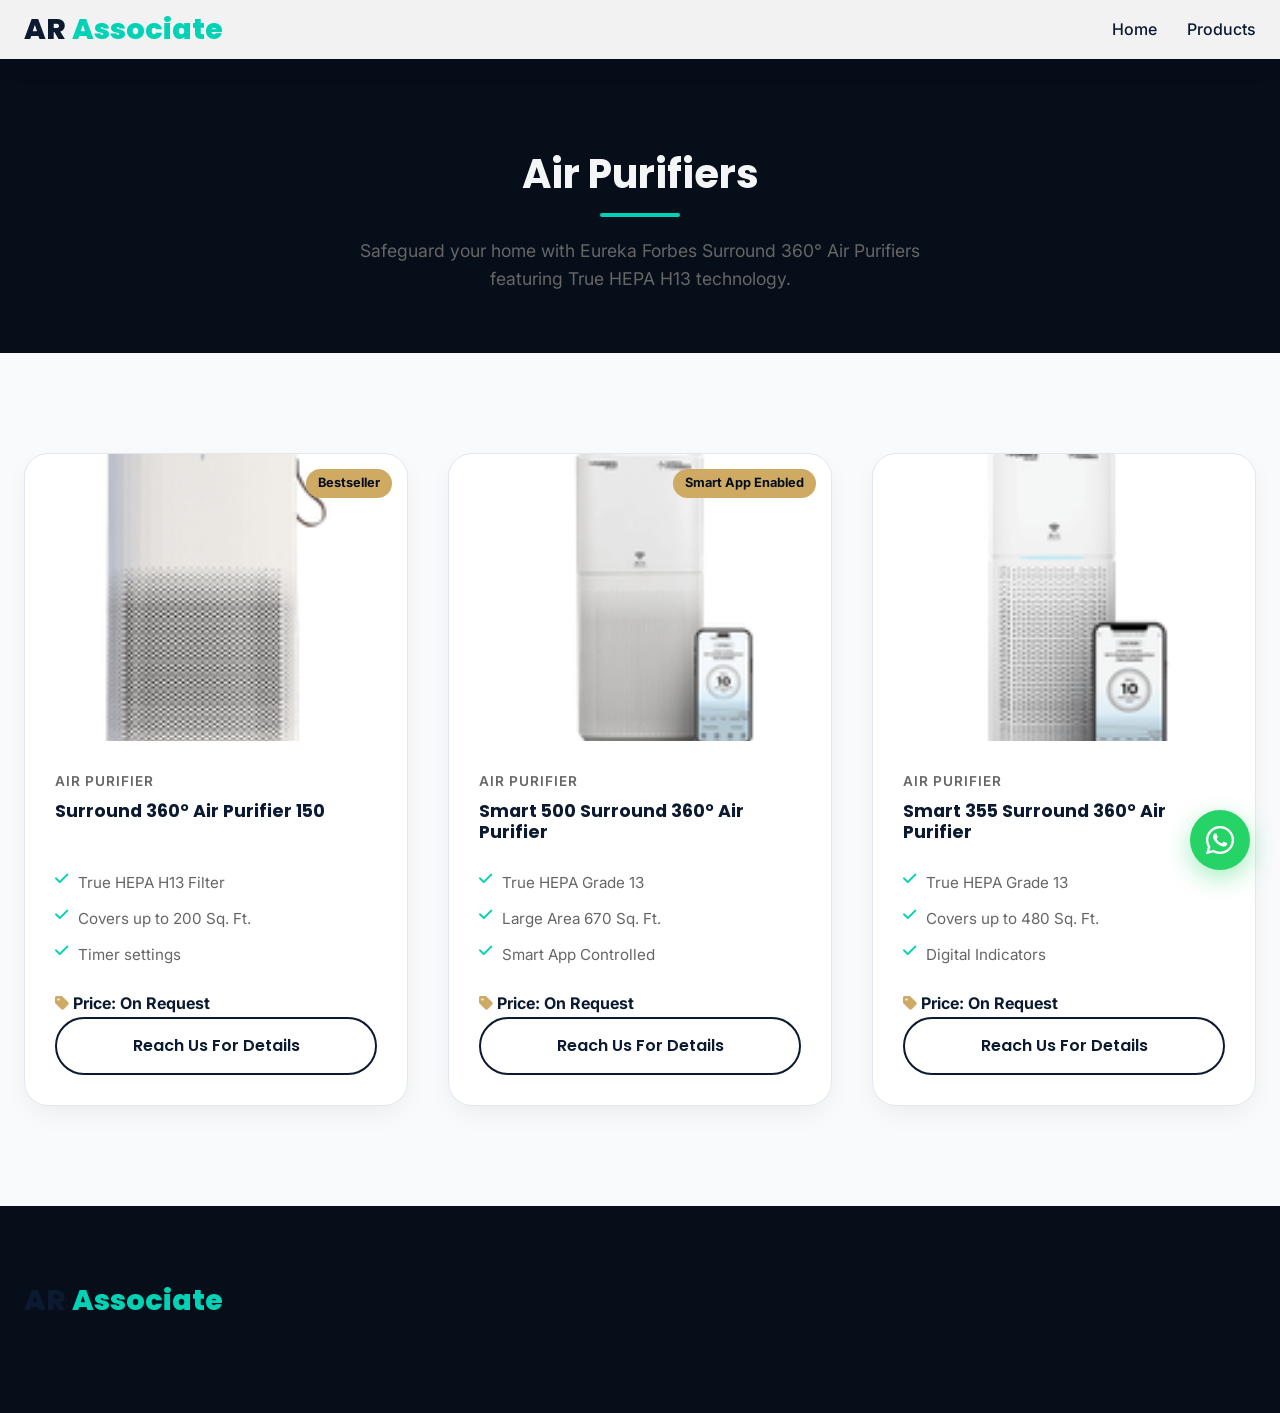
<file: air-purifiers.html>
<!DOCTYPE html>
<html lang="en">
<head>
    <meta charset="UTF-8">
    <meta name="viewport" content="width=device-width, initial-scale=1.0">
    <title>Air Purifiers | AR Associate Eureka Forbes</title>
    <link rel="preconnect" href="https://fonts.googleapis.com">
    <link rel="preconnect" href="https://fonts.gstatic.com" crossorigin>
    <link href="https://fonts.googleapis.com/css2?family=Poppins:wght@300;400;500;600;700;800&family=Inter:wght@400;500;600&display=swap" rel="stylesheet">
    <link rel="stylesheet" href="https://cdnjs.cloudflare.com/ajax/libs/font-awesome/6.4.0/css/all.min.css">
    <link rel="stylesheet" href="styles.css">
</head>
<body>
    <header class="header" id="header">
        <div class="container header-container">
            <div class="logo">
                <a href="index.html">
                    <span class="logo-text">AR <span class="accent">Associate</span></span>
                </a>
            </div>
            <nav class="nav-menu" id="nav-menu">
                <ul class="nav-list">
                    <li><a href="index.html" class="nav-link">Home</a></li>
                    <li><a href="index.html#products" class="nav-link">Products</a></li>
                </ul>
            </nav>
        </div>
    </header>

    <a href="https://wa.me/919842286594" class="floating-whatsapp" target="_blank"><i class="fab fa-whatsapp"></i></a>

    <section class="page-title-section bg-dark text-white" style="padding: 150px 0 60px; text-align: center;">
        <div class="container">
            <h1 class="section-title text-white">Air Purifiers</h1>
            <div class="section-line mx-auto line-aqua"></div>
            <p class="section-desc text-gray-200">Safeguard your home with Eureka Forbes Surround 360° Air Purifiers featuring True HEPA H13 technology.</p>
        </div>
    </section>

    <section class="vacuum-collection section-padding bg-light">
        <div class="container">
            <div class="product-grid">
                <!-- Product 1 -->
                <div class="product-card reveal">
                    <div class="product-img-wrapper">
                        <img src="assets/images/thumbnail_GAPDF_150_K10000_1_da712b86d4.jpg" alt="Air Purifier 150" class="product-img">
                        <div class="product-badge">Bestseller</div>
                    </div>
                    <div class="product-info">
                        <div class="product-category">Air Purifier</div>
                        <h3 class="product-title" style="font-size: 1.1rem; min-height: 50px;">Surround 360° Air Purifier 150</h3>
                        <ul class="product-features">
                            <li><i class="fas fa-check text-aqua"></i> True HEPA H13 Filter</li>
                            <li><i class="fas fa-check text-aqua"></i> Covers up to 200 Sq. Ft.</li>
                            <li><i class="fas fa-check text-aqua"></i> Timer settings</li>
                        </ul>
                        <div class="mt-4 mb-2"><strong style="color: var(--primary-blue);"><i class="fas fa-tag text-gold"></i> Price: On Request</strong></div>
                        <a href="https://wa.me/919842286594" target="_blank" class="btn btn-outline btn-block">Reach Us For Details</a>
                    </div>
                </div>

                <!-- Product 2 -->
                <div class="product-card reveal delay-1">
                    <div class="product-img-wrapper">
                        <img src="assets/images/thumbnail_EFL_AP_500_PDP_1v01_1_d8e2e62ea7_7fb938edbd.jpg" alt="Smart 500 Air Purifier" class="product-img">
                        <div class="product-badge">Smart App Enabled</div>
                    </div>
                    <div class="product-info">
                        <div class="product-category">Air Purifier</div>
                        <h3 class="product-title" style="font-size: 1.1rem; min-height: 50px;">Smart 500 Surround 360° Air Purifier</h3>
                        <ul class="product-features">
                            <li><i class="fas fa-check text-aqua"></i> True HEPA Grade 13</li>
                            <li><i class="fas fa-check text-aqua"></i> Large Area 670 Sq. Ft.</li>
                            <li><i class="fas fa-check text-aqua"></i> Smart App Controlled</li>
                        </ul>
                        <div class="mt-4 mb-2"><strong style="color: var(--primary-blue);"><i class="fas fa-tag text-gold"></i> Price: On Request</strong></div>
                        <a href="https://wa.me/919842286594" target="_blank" class="btn btn-outline btn-block">Reach Us For Details</a>
                    </div>
                </div>

                <!-- Product 3 -->
                <div class="product-card reveal delay-2">
                    <div class="product-img-wrapper">
                        <img src="assets/images/thumbnail_GAPDF_400_Z1_SM_00_5159cebb05.jpg" alt="Smart 355 Air Purifier" class="product-img">
                    </div>
                    <div class="product-info">
                        <div class="product-category">Air Purifier</div>
                        <h3 class="product-title" style="font-size: 1.1rem; min-height: 50px;">Smart 355 Surround 360° Air Purifier</h3>
                        <ul class="product-features">
                            <li><i class="fas fa-check text-aqua"></i> True HEPA Grade 13</li>
                            <li><i class="fas fa-check text-aqua"></i> Covers up to 480 Sq. Ft.</li>
                            <li><i class="fas fa-check text-aqua"></i> Digital Indicators</li>
                        </ul>
                        <div class="mt-4 mb-2"><strong style="color: var(--primary-blue);"><i class="fas fa-tag text-gold"></i> Price: On Request</strong></div>
                        <a href="https://wa.me/919842286594" target="_blank" class="btn btn-outline btn-block">Reach Us For Details</a>
                    </div>
                </div>
            </div>
        </div>
    </section>

    <!-- Footer -->
    <footer class="footer">
        <div class="container"><div class="footer-grid"><div class="footer-col brand-col"><div class="logo mb-3"><span class="logo-text text-white">AR <span class="accent">Associate</span></span></div></div></div></div>
    </footer>
    <script src="script.js"></script>
</body>
</html>
</file>
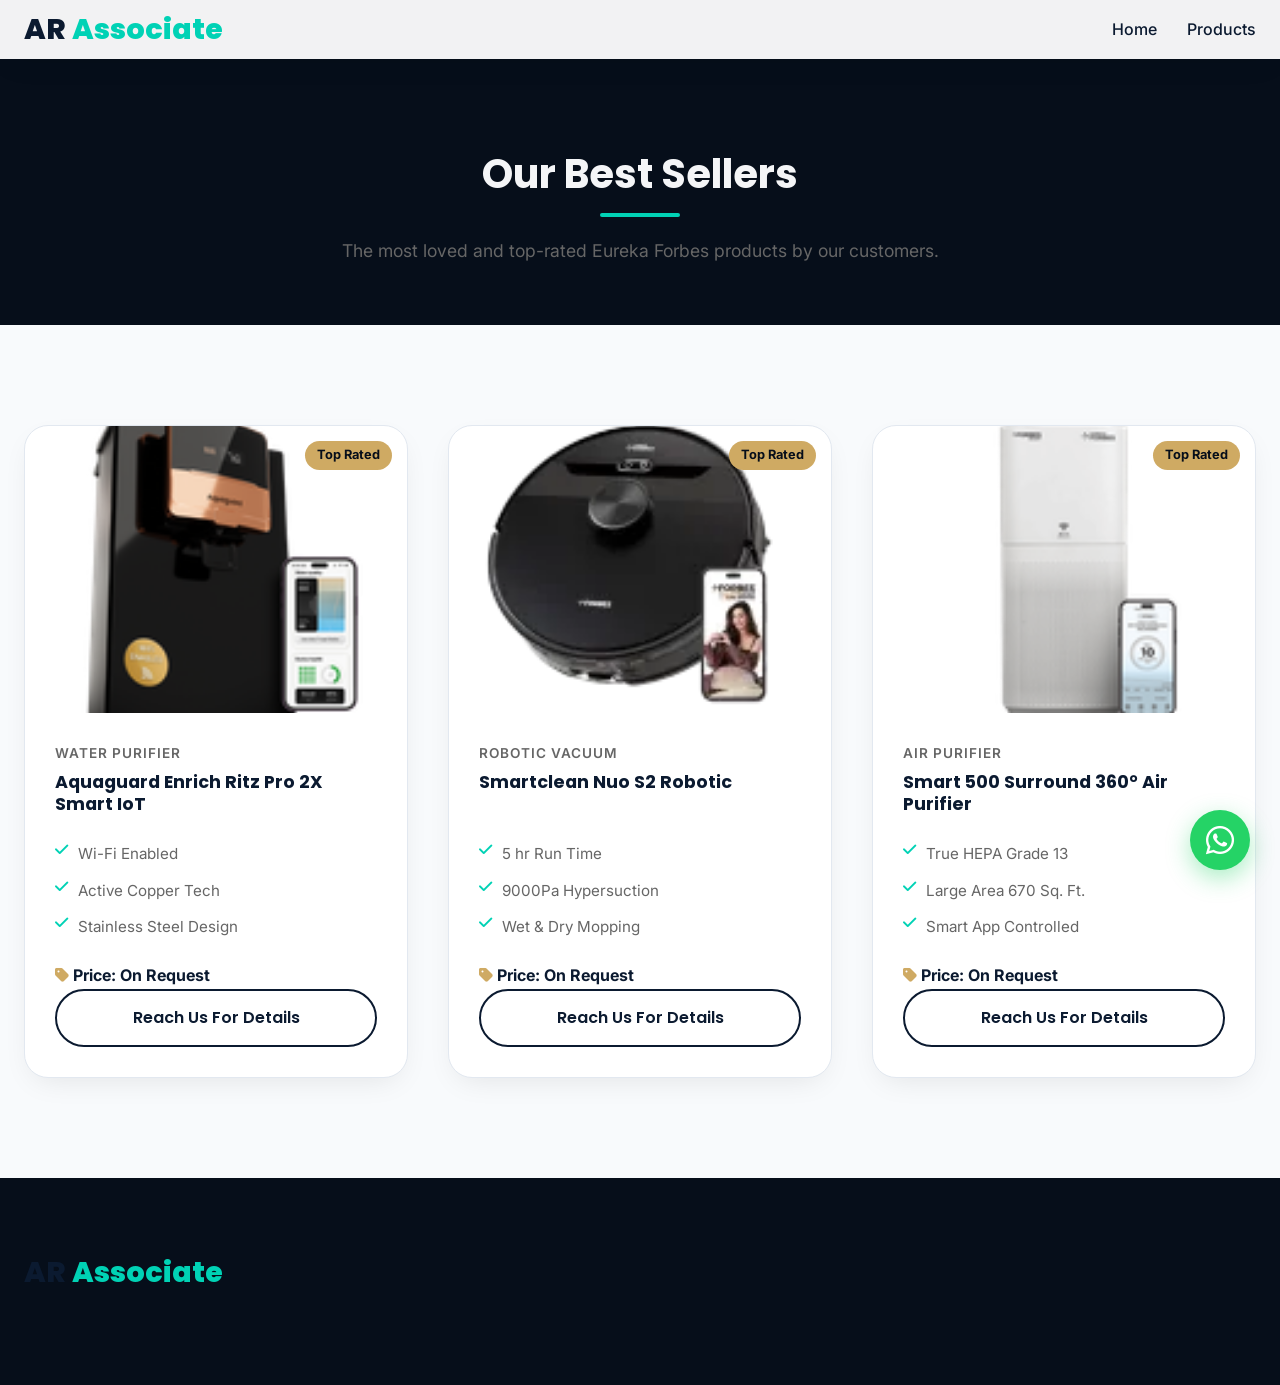
<file: best-sellers.html>
<!DOCTYPE html>
<html lang="en">
<head>
    <meta charset="UTF-8">
    <meta name="viewport" content="width=device-width, initial-scale=1.0">
    <title>Best Sellers | AR Associate Eureka Forbes</title>
    <link rel="preconnect" href="https://fonts.googleapis.com">
    <link rel="preconnect" href="https://fonts.gstatic.com" crossorigin>
    <link href="https://fonts.googleapis.com/css2?family=Poppins:wght@300;400;500;600;700;800&family=Inter:wght@400;500;600&display=swap" rel="stylesheet">
    <link rel="stylesheet" href="https://cdnjs.cloudflare.com/ajax/libs/font-awesome/6.4.0/css/all.min.css">
    <link rel="stylesheet" href="styles.css">
</head>
<body>
    <header class="header" id="header">
        <div class="container header-container">
            <div class="logo">
                <a href="index.html"><span class="logo-text">AR <span class="accent">Associate</span></span></a>
            </div>
            <nav class="nav-menu" id="nav-menu">
                <ul class="nav-list">
                    <li><a href="index.html" class="nav-link">Home</a></li>
                    <li><a href="index.html#products" class="nav-link">Products</a></li>
                </ul>
            </nav>
        </div>
    </header>

    <a href="https://wa.me/919842286594" class="floating-whatsapp" target="_blank"><i class="fab fa-whatsapp"></i></a>

    <section class="page-title-section bg-dark text-white" style="padding: 150px 0 60px; text-align: center;">
        <div class="container">
            <h1 class="section-title text-white">Our Best Sellers</h1>
            <div class="section-line mx-auto line-aqua"></div>
            <p class="section-desc text-gray-200">The most loved and top-rated Eureka Forbes products by our customers.</p>
        </div>
    </section>

    <section class="vacuum-collection section-padding bg-light">
        <div class="container">
            <div class="product-grid">
                <!-- Product 1 -->
                <div class="product-card reveal">
                    <div class="product-img-wrapper">
                        <img src="assets/images/thumbnail_PDP_1_SS_4338e1f183.jpg" alt="Ritz Pro 2X" class="product-img">
                        <div class="product-badge">Top Rated</div>
                    </div>
                    <div class="product-info">
                        <div class="product-category">Water Purifier</div>
                        <h3 class="product-title" style="font-size: 1.1rem; min-height: 50px;">Aquaguard Enrich Ritz Pro 2X Smart IoT</h3>
                        <ul class="product-features">
                            <li><i class="fas fa-check text-aqua"></i> Wi-Fi Enabled</li>
                            <li><i class="fas fa-check text-aqua"></i> Active Copper Tech</li>
                            <li><i class="fas fa-check text-aqua"></i> Stainless Steel Design</li>
                        </ul>
                        <div class="mt-4 mb-2"><strong style="color: var(--primary-blue);"><i class="fas fa-tag text-gold"></i> Price: On Request</strong></div>
                        <a href="https://wa.me/919842286594" target="_blank" class="btn btn-outline btn-block">Reach Us For Details</a>
                    </div>
                </div>

                <!-- Product 2 -->
                <div class="product-card reveal delay-1">
                    <div class="product-img-wrapper">
                        <img src="assets/images/thumbnail_Web_PDP_1_Nuo_S2_2f68248642.jpg" alt="Nuo S2 Robotic" class="product-img">
                        <div class="product-badge">Top Rated</div>
                    </div>
                    <div class="product-info">
                        <div class="product-category">Robotic Vacuum</div>
                        <h3 class="product-title" style="font-size: 1.1rem; min-height: 50px;">Smartclean Nuo S2 Robotic</h3>
                        <ul class="product-features">
                            <li><i class="fas fa-check text-aqua"></i> 5 hr Run Time</li>
                            <li><i class="fas fa-check text-aqua"></i> 9000Pa Hypersuction</li>
                            <li><i class="fas fa-check text-aqua"></i> Wet & Dry Mopping</li>
                        </ul>
                        <div class="mt-4 mb-2"><strong style="color: var(--primary-blue);"><i class="fas fa-tag text-gold"></i> Price: On Request</strong></div>
                        <a href="https://wa.me/919842286594" target="_blank" class="btn btn-outline btn-block">Reach Us For Details</a>
                    </div>
                </div>

                <!-- Product 3 -->
                <div class="product-card reveal delay-2">
                    <div class="product-img-wrapper">
                        <img src="assets/images/thumbnail_EFL_AP_500_PDP_1v01_1_d8e2e62ea7_7fb938edbd.jpg" alt="Smart 500 Air Purifier" class="product-img">
                        <div class="product-badge">Top Rated</div>
                    </div>
                    <div class="product-info">
                        <div class="product-category">Air Purifier</div>
                        <h3 class="product-title" style="font-size: 1.1rem; min-height: 50px;">Smart 500 Surround 360° Air Purifier</h3>
                        <ul class="product-features">
                            <li><i class="fas fa-check text-aqua"></i> True HEPA Grade 13</li>
                            <li><i class="fas fa-check text-aqua"></i> Large Area 670 Sq. Ft.</li>
                            <li><i class="fas fa-check text-aqua"></i> Smart App Controlled</li>
                        </ul>
                        <div class="mt-4 mb-2"><strong style="color: var(--primary-blue);"><i class="fas fa-tag text-gold"></i> Price: On Request</strong></div>
                        <a href="https://wa.me/919842286594" target="_blank" class="btn btn-outline btn-block">Reach Us For Details</a>
                    </div>
                </div>
            </div>
        </div>
    </section>

    <!-- Footer -->
    <footer class="footer"><div class="container"><div class="footer-grid"><div class="footer-col brand-col"><div class="logo mb-3"><span class="logo-text text-white">AR <span class="accent">Associate</span></span></div></div></div></div></footer>
    <script src="script.js"></script>
</body>
</html>
</file>
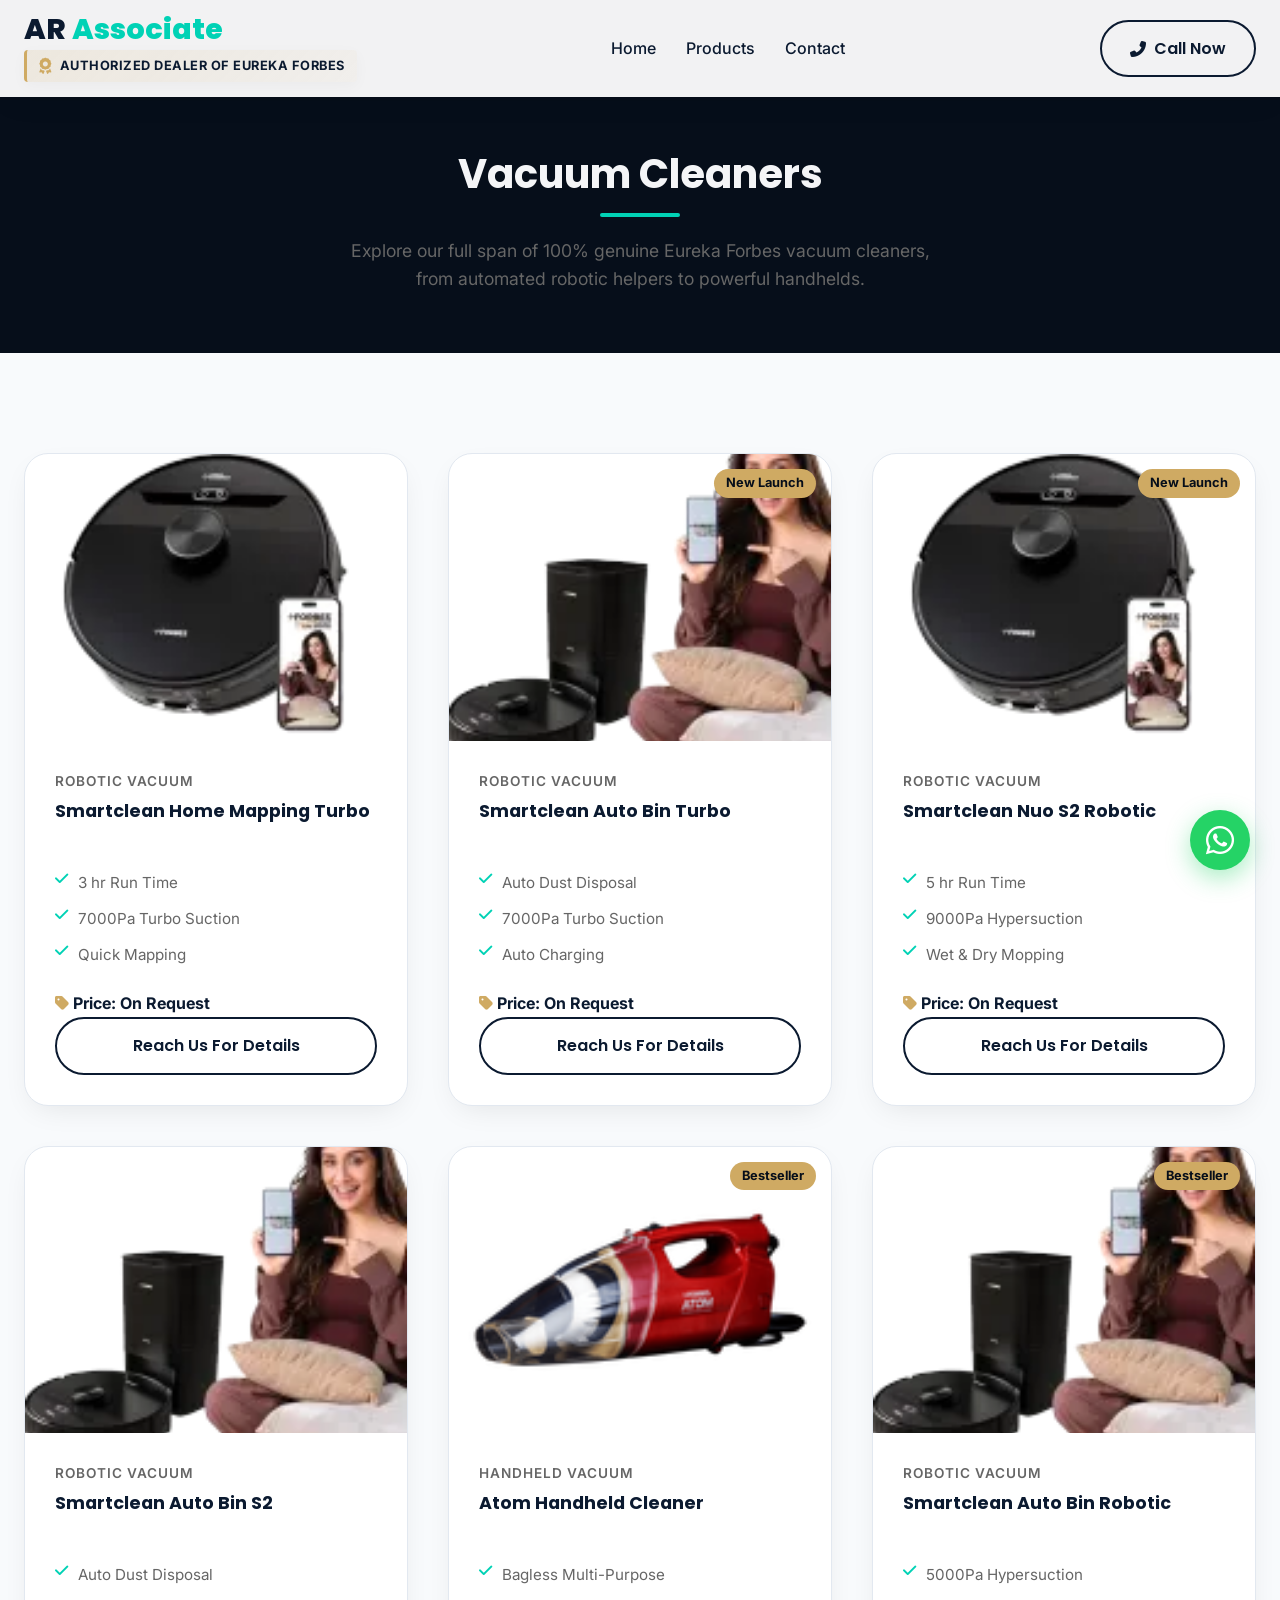
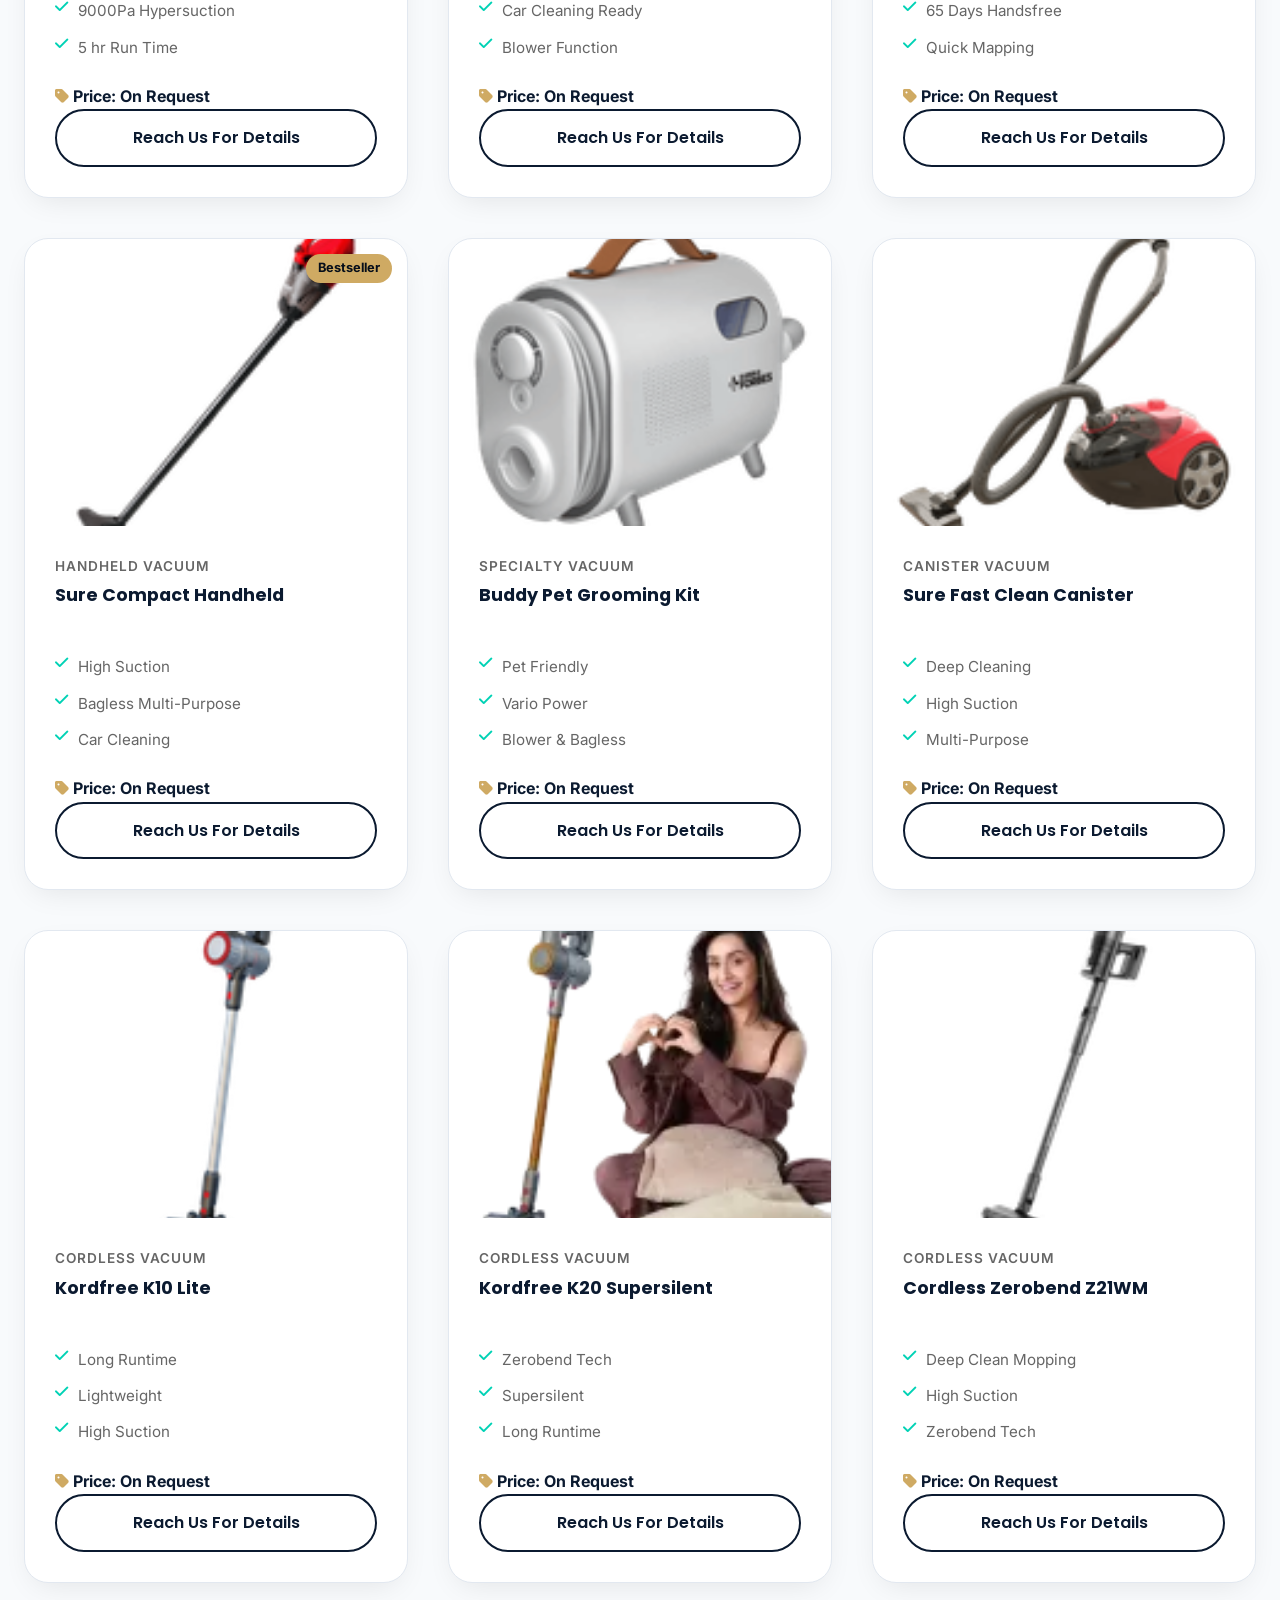
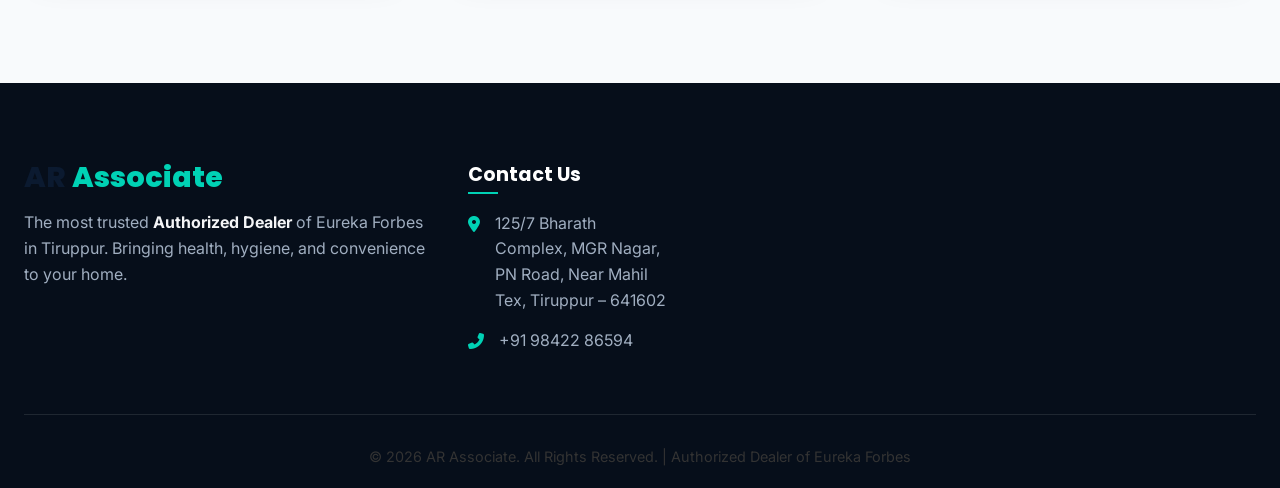
<file: vacuum-cleaners.html>
<!DOCTYPE html>
<html lang="en">
<head>
    <meta charset="UTF-8">
    <meta name="viewport" content="width=device-width, initial-scale=1.0">
    <title>Vacuum Cleaners | AR Associate Eureka Forbes</title>
    <!-- Google Fonts -->
    <link rel="preconnect" href="https://fonts.googleapis.com">
    <link rel="preconnect" href="https://fonts.gstatic.com" crossorigin>
    <link href="https://fonts.googleapis.com/css2?family=Poppins:wght@300;400;500;600;700;800&family=Inter:wght@400;500;600&display=swap" rel="stylesheet">
    <!-- Font Awesome for Icons -->
    <link rel="stylesheet" href="https://cdnjs.cloudflare.com/ajax/libs/font-awesome/6.4.0/css/all.min.css">
    <!-- Custom CSS -->
    <link rel="stylesheet" href="styles.css">
</head>
<body>
    <!-- Header Section -->
    <header class="header" id="header">
        <div class="container header-container">
            <div class="logo">
                <a href="index.html">
                    <span class="logo-text">AR <span class="accent">Associate</span></span>
                    <span class="logo-subtext" title="Official Eureka Forbes Partner"><i class="fas fa-award icon-gold"></i> Authorized Dealer of Eureka Forbes</span>
                </a>
            </div>
            
            <nav class="nav-menu" id="nav-menu">
                <ul class="nav-list">
                    <li><a href="index.html" class="nav-link">Home</a></li>
                    <li><a href="index.html#products" class="nav-link">Products</a></li>
                    <li><a href="index.html#contact" class="nav-link">Contact</a></li>
                </ul>
            </nav>
            
            <div class="header-cta">
                <a href="tel:+919842286594" class="btn btn-outline"><i class="fas fa-phone-alt"></i> Call Now</a>
            </div>
            <div class="mobile-toggle" id="mobile-toggle">
                <i class="fas fa-bars"></i>
            </div>
        </div>
    </header>

    <!-- Floating WhatsApp Button -->
    <a href="https://wa.me/919842286594" class="floating-whatsapp" target="_blank" aria-label="Chat on WhatsApp">
        <i class="fab fa-whatsapp"></i>
    </a>

    <!-- Page Title -->
    <section class="page-title-section bg-dark text-white" style="padding: 150px 0 60px; text-align: center;">
        <div class="container">
            <h1 class="section-title text-white">Vacuum Cleaners</h1>
            <div class="section-line mx-auto line-aqua"></div>
            <p class="section-desc text-gray-200">Explore our full span of 100% genuine Eureka Forbes vacuum cleaners, from automated robotic helpers to powerful handhelds.</p>
        </div>
    </section>

    <!-- Products Grid -->
    <section class="vacuum-collection section-padding bg-light">
        <div class="container">
            <div class="product-grid">
                <!-- Product 1 -->
                <div class="product-card reveal">
                    <div class="product-img-wrapper">
                        <img src="assets/images/thumbnail_Web_PDP_1_Nuo_S2_2f68248642.jpg" alt="Turbo Robotic" class="product-img">
                    </div>
                    <div class="product-info">
                        <div class="product-category">Robotic Vacuum</div>
                        <h3 class="product-title" style="font-size: 1.1rem; min-height: 50px;">Smartclean Home Mapping Turbo</h3>
                        <ul class="product-features">
                            <li><i class="fas fa-check text-aqua"></i> 3 hr Run Time</li>
                            <li><i class="fas fa-check text-aqua"></i> 7000Pa Turbo Suction</li>
                            <li><i class="fas fa-check text-aqua"></i> Quick Mapping</li>
                        </ul>
                        <div class="mt-4 mb-2"><strong style="color: var(--primary-blue);"><i class="fas fa-tag text-gold"></i> Price: On Request</strong></div>
                        <a href="https://wa.me/919842286594" target="_blank" class="btn btn-outline btn-block">Reach Us For Details</a>
                    </div>
                </div>

                <!-- Product 2 -->
                <div class="product-card reveal delay-1">
                    <div class="product-img-wrapper">
                        <img src="assets/images/thumbnail_GVCDFR_5_XA_00000_24e2722d39.jpg" alt="Auto Bin Turbo" class="product-img">
                        <div class="product-badge">New Launch</div>
                    </div>
                    <div class="product-info">
                        <div class="product-category">Robotic Vacuum</div>
                        <h3 class="product-title" style="font-size: 1.1rem; min-height: 50px;">Smartclean Auto Bin Turbo</h3>
                        <ul class="product-features">
                            <li><i class="fas fa-check text-aqua"></i> Auto Dust Disposal</li>
                            <li><i class="fas fa-check text-aqua"></i> 7000Pa Turbo Suction</li>
                            <li><i class="fas fa-check text-aqua"></i> Auto Charging</li>
                        </ul>
                        <div class="mt-4 mb-2"><strong style="color: var(--primary-blue);"><i class="fas fa-tag text-gold"></i> Price: On Request</strong></div>
                        <a href="https://wa.me/919842286594" target="_blank" class="btn btn-outline btn-block">Reach Us For Details</a>
                    </div>
                </div>

                <!-- Product 3 -->
                <div class="product-card reveal delay-2">
                    <div class="product-img-wrapper">
                        <img src="assets/images/thumbnail_Web_PDP_1_Nuo_S2_2f68248642.jpg" alt="Nuo S2 Robotic" class="product-img">
                        <div class="product-badge">New Launch</div>
                    </div>
                    <div class="product-info">
                        <div class="product-category">Robotic Vacuum</div>
                        <h3 class="product-title" style="font-size: 1.1rem; min-height: 50px;">Smartclean Nuo S2 Robotic</h3>
                        <ul class="product-features">
                            <li><i class="fas fa-check text-aqua"></i> 5 hr Run Time</li>
                            <li><i class="fas fa-check text-aqua"></i> 9000Pa Hypersuction</li>
                            <li><i class="fas fa-check text-aqua"></i> Wet & Dry Mopping</li>
                        </ul>
                        <div class="mt-4 mb-2"><strong style="color: var(--primary-blue);"><i class="fas fa-tag text-gold"></i> Price: On Request</strong></div>
                        <a href="https://wa.me/919842286594" target="_blank" class="btn btn-outline btn-block">Reach Us For Details</a>
                    </div>
                </div>

                <!-- Product 4 -->
                <div class="product-card reveal">
                    <div class="product-img-wrapper">
                        <img src="assets/images/thumbnail_GVCDFR_5_XA_00000_24e2722d39.jpg" alt="Auto Bin S2" class="product-img">
                    </div>
                    <div class="product-info">
                        <div class="product-category">Robotic Vacuum</div>
                        <h3 class="product-title" style="font-size: 1.1rem; min-height: 50px;">Smartclean Auto Bin S2</h3>
                        <ul class="product-features">
                            <li><i class="fas fa-check text-aqua"></i> Auto Dust Disposal</li>
                            <li><i class="fas fa-check text-aqua"></i> 9000Pa Hypersuction</li>
                            <li><i class="fas fa-check text-aqua"></i> 5 hr Run Time</li>
                        </ul>
                        <div class="mt-4 mb-2"><strong style="color: var(--primary-blue);"><i class="fas fa-tag text-gold"></i> Price: On Request</strong></div>
                        <a href="https://wa.me/919842286594" target="_blank" class="btn btn-outline btn-block">Reach Us For Details</a>
                    </div>
                </div>

                <!-- Product 5 -->
                <div class="product-card reveal delay-1">
                    <div class="product-img-wrapper">
                        <img src="assets/images/thumbnail_GFCDECATOM_0000_e202cbf252.jpg" alt="Atom Handheld" class="product-img">
                        <div class="product-badge">Bestseller</div>
                    </div>
                    <div class="product-info">
                        <div class="product-category">Handheld Vacuum</div>
                        <h3 class="product-title" style="font-size: 1.1rem; min-height: 50px;">Atom Handheld Cleaner</h3>
                        <ul class="product-features">
                            <li><i class="fas fa-check text-aqua"></i> Bagless Multi-Purpose</li>
                            <li><i class="fas fa-check text-aqua"></i> Car Cleaning Ready</li>
                            <li><i class="fas fa-check text-aqua"></i> Blower Function</li>
                        </ul>
                        <div class="mt-4 mb-2"><strong style="color: var(--primary-blue);"><i class="fas fa-tag text-gold"></i> Price: On Request</strong></div>
                        <a href="https://wa.me/919842286594" target="_blank" class="btn btn-outline btn-block">Reach Us For Details</a>
                    </div>
                </div>

                <!-- Product 6 -->
                <div class="product-card reveal delay-2">
                    <div class="product-img-wrapper">
                        <img src="assets/images/thumbnail_GVCDFR_5_XA_00000_24e2722d39.jpg" alt="Smartclean Auto Bin" class="product-img">
                        <div class="product-badge">Bestseller</div>
                    </div>
                    <div class="product-info">
                        <div class="product-category">Robotic Vacuum</div>
                        <h3 class="product-title" style="font-size: 1.1rem; min-height: 50px;">Smartclean Auto Bin Robotic</h3>
                        <ul class="product-features">
                            <li><i class="fas fa-check text-aqua"></i> 5000Pa Hypersuction</li>
                            <li><i class="fas fa-check text-aqua"></i> 65 Days Handsfree</li>
                            <li><i class="fas fa-check text-aqua"></i> Quick Mapping</li>
                        </ul>
                        <div class="mt-4 mb-2"><strong style="color: var(--primary-blue);"><i class="fas fa-tag text-gold"></i> Price: On Request</strong></div>
                        <a href="https://wa.me/919842286594" target="_blank" class="btn btn-outline btn-block">Reach Us For Details</a>
                    </div>
                </div>

                <!-- Product 7 -->
                <div class="product-card reveal">
                    <div class="product-img-wrapper">
                        <img src="assets/images/thumbnail_GFCDSFPCM_00000_1_9eb8c95379.jpg" alt="Compact Handheld" class="product-img">
                        <div class="product-badge">Bestseller</div>
                    </div>
                    <div class="product-info">
                        <div class="product-category">Handheld Vacuum</div>
                        <h3 class="product-title" style="font-size: 1.1rem; min-height: 50px;">Sure Compact Handheld</h3>
                        <ul class="product-features">
                            <li><i class="fas fa-check text-aqua"></i> High Suction</li>
                            <li><i class="fas fa-check text-aqua"></i> Bagless Multi-Purpose</li>
                            <li><i class="fas fa-check text-aqua"></i> Car Cleaning</li>
                        </ul>
                        <div class="mt-4 mb-2"><strong style="color: var(--primary-blue);"><i class="fas fa-tag text-gold"></i> Price: On Request</strong></div>
                        <a href="https://wa.me/919842286594" target="_blank" class="btn btn-outline btn-block">Reach Us For Details</a>
                    </div>
                </div>

                <!-- Product 8 -->
                <div class="product-card reveal delay-1">
                    <div class="product-img-wrapper">
                        <img src="assets/images/thumbnail_GVCDFPGKIT_0000_1_098aa0e490.jpg" alt="Buddy Pet Grooming" class="product-img">
                    </div>
                    <div class="product-info">
                        <div class="product-category">Specialty Vacuum</div>
                        <h3 class="product-title" style="font-size: 1.1rem; min-height: 50px;">Buddy Pet Grooming Kit</h3>
                        <ul class="product-features">
                            <li><i class="fas fa-check text-aqua"></i> Pet Friendly</li>
                            <li><i class="fas fa-check text-aqua"></i> Vario Power</li>
                            <li><i class="fas fa-check text-aqua"></i> Blower & Bagless</li>
                        </ul>
                        <div class="mt-4 mb-2"><strong style="color: var(--primary-blue);"><i class="fas fa-tag text-gold"></i> Price: On Request</strong></div>
                        <a href="https://wa.me/919842286594" target="_blank" class="btn btn-outline btn-block">Reach Us For Details</a>
                    </div>
                </div>

                <!-- Product 9 -->
                <div class="product-card reveal delay-2">
                    <div class="product-img-wrapper">
                        <img src="assets/images/thumbnail_GFCDSFPFC_00000_1_e0125ca6d3.jpg" alt="Fast Clean Canister" class="product-img">
                    </div>
                    <div class="product-info">
                        <div class="product-category">Canister Vacuum</div>
                        <h3 class="product-title" style="font-size: 1.1rem; min-height: 50px;">Sure Fast Clean Canister</h3>
                        <ul class="product-features">
                            <li><i class="fas fa-check text-aqua"></i> Deep Cleaning</li>
                            <li><i class="fas fa-check text-aqua"></i> High Suction</li>
                            <li><i class="fas fa-check text-aqua"></i> Multi-Purpose</li>
                        </ul>
                        <div class="mt-4 mb-2"><strong style="color: var(--primary-blue);"><i class="fas fa-tag text-gold"></i> Price: On Request</strong></div>
                        <a href="https://wa.me/919842286594" target="_blank" class="btn btn-outline btn-block">Reach Us For Details</a>
                    </div>
                </div>

                <!-- Product 10 -->
                <div class="product-card reveal">
                    <div class="product-img-wrapper">
                        <img src="assets/images/thumbnail_GVCDFCZEO_00000_c16f0feec0.jpg" alt="Kordfree K10 Lite" class="product-img">
                    </div>
                    <div class="product-info">
                        <div class="product-category">Cordless Vacuum</div>
                        <h3 class="product-title" style="font-size: 1.1rem; min-height: 50px;">Kordfree K10 Lite</h3>
                        <ul class="product-features">
                            <li><i class="fas fa-check text-aqua"></i> Long Runtime</li>
                            <li><i class="fas fa-check text-aqua"></i> Lightweight</li>
                            <li><i class="fas fa-check text-aqua"></i> High Suction</li>
                        </ul>
                        <div class="mt-4 mb-2"><strong style="color: var(--primary-blue);"><i class="fas fa-tag text-gold"></i> Price: On Request</strong></div>
                        <a href="https://wa.me/919842286594" target="_blank" class="btn btn-outline btn-block">Reach Us For Details</a>
                    </div>
                </div>

                <!-- Product 11 -->
                <div class="product-card reveal delay-1">
                    <div class="product-img-wrapper">
                        <img src="assets/images/thumbnail_GVCDFC_23_O00000_K20_706b63b562.webp" alt="Kordfree K20" class="product-img">
                    </div>
                    <div class="product-info">
                        <div class="product-category">Cordless Vacuum</div>
                        <h3 class="product-title" style="font-size: 1.1rem; min-height: 50px;">Kordfree K20 Supersilent</h3>
                        <ul class="product-features">
                            <li><i class="fas fa-check text-aqua"></i> Zerobend Tech</li>
                            <li><i class="fas fa-check text-aqua"></i> Supersilent</li>
                            <li><i class="fas fa-check text-aqua"></i> Long Runtime</li>
                        </ul>
                        <div class="mt-4 mb-2"><strong style="color: var(--primary-blue);"><i class="fas fa-tag text-gold"></i> Price: On Request</strong></div>
                        <a href="https://wa.me/919842286594" target="_blank" class="btn btn-outline btn-block">Reach Us For Details</a>
                    </div>
                </div>

                <!-- Product 12 -->
                <div class="product-card reveal delay-2">
                    <div class="product-img-wrapper">
                        <img src="assets/images/thumbnail_GVCDFCZB_21_WM_00_1_38110c6282.jpg" alt="Zerobend Z21WM" class="product-img">
                    </div>
                    <div class="product-info">
                        <div class="product-category">Cordless Vacuum</div>
                        <h3 class="product-title" style="font-size: 1.1rem; min-height: 50px;">Cordless Zerobend Z21WM</h3>
                        <ul class="product-features">
                            <li><i class="fas fa-check text-aqua"></i> Deep Clean Mopping</li>
                            <li><i class="fas fa-check text-aqua"></i> High Suction</li>
                            <li><i class="fas fa-check text-aqua"></i> Zerobend Tech</li>
                        </ul>
                        <div class="mt-4 mb-2"><strong style="color: var(--primary-blue);"><i class="fas fa-tag text-gold"></i> Price: On Request</strong></div>
                        <a href="https://wa.me/919842286594" target="_blank" class="btn btn-outline btn-block">Reach Us For Details</a>
                    </div>
                </div>
            </div>
        </div>
    </section>

    <!-- Footer -->
    <footer class="footer">
        <div class="container">
            <div class="footer-grid">
                <div class="footer-col brand-col">
                    <div class="logo mb-3">
                        <span class="logo-text text-white">AR <span class="accent">Associate</span></span>
                    </div>
                    <p class="text-gray-400 mb-4">The most trusted <strong class="text-white">Authorized Dealer</strong> of Eureka Forbes in Tiruppur. Bringing health, hygiene, and convenience to your home.</p>
                </div>
                <div class="footer-col">
                    <h3>Contact Us</h3>
                    <ul class="footer-contact text-gray-400">
                        <li><i class="fas fa-map-marker-alt text-aqua"></i> 125/7 Bharath Complex, MGR Nagar, PN Road, Near Mahil Tex, Tiruppur – 641602</li>
                        <li><i class="fas fa-phone-alt text-aqua"></i> +91 98422 86594</li>
                    </ul>
                </div>
            </div>
            <div class="footer-bottom">
                <p>&copy; 2026 AR Associate. All Rights Reserved. | Authorized Dealer of Eureka Forbes</p>
            </div>
        </div>
    </footer>
    <script src="script.js"></script>
</body>
</html>
</file>
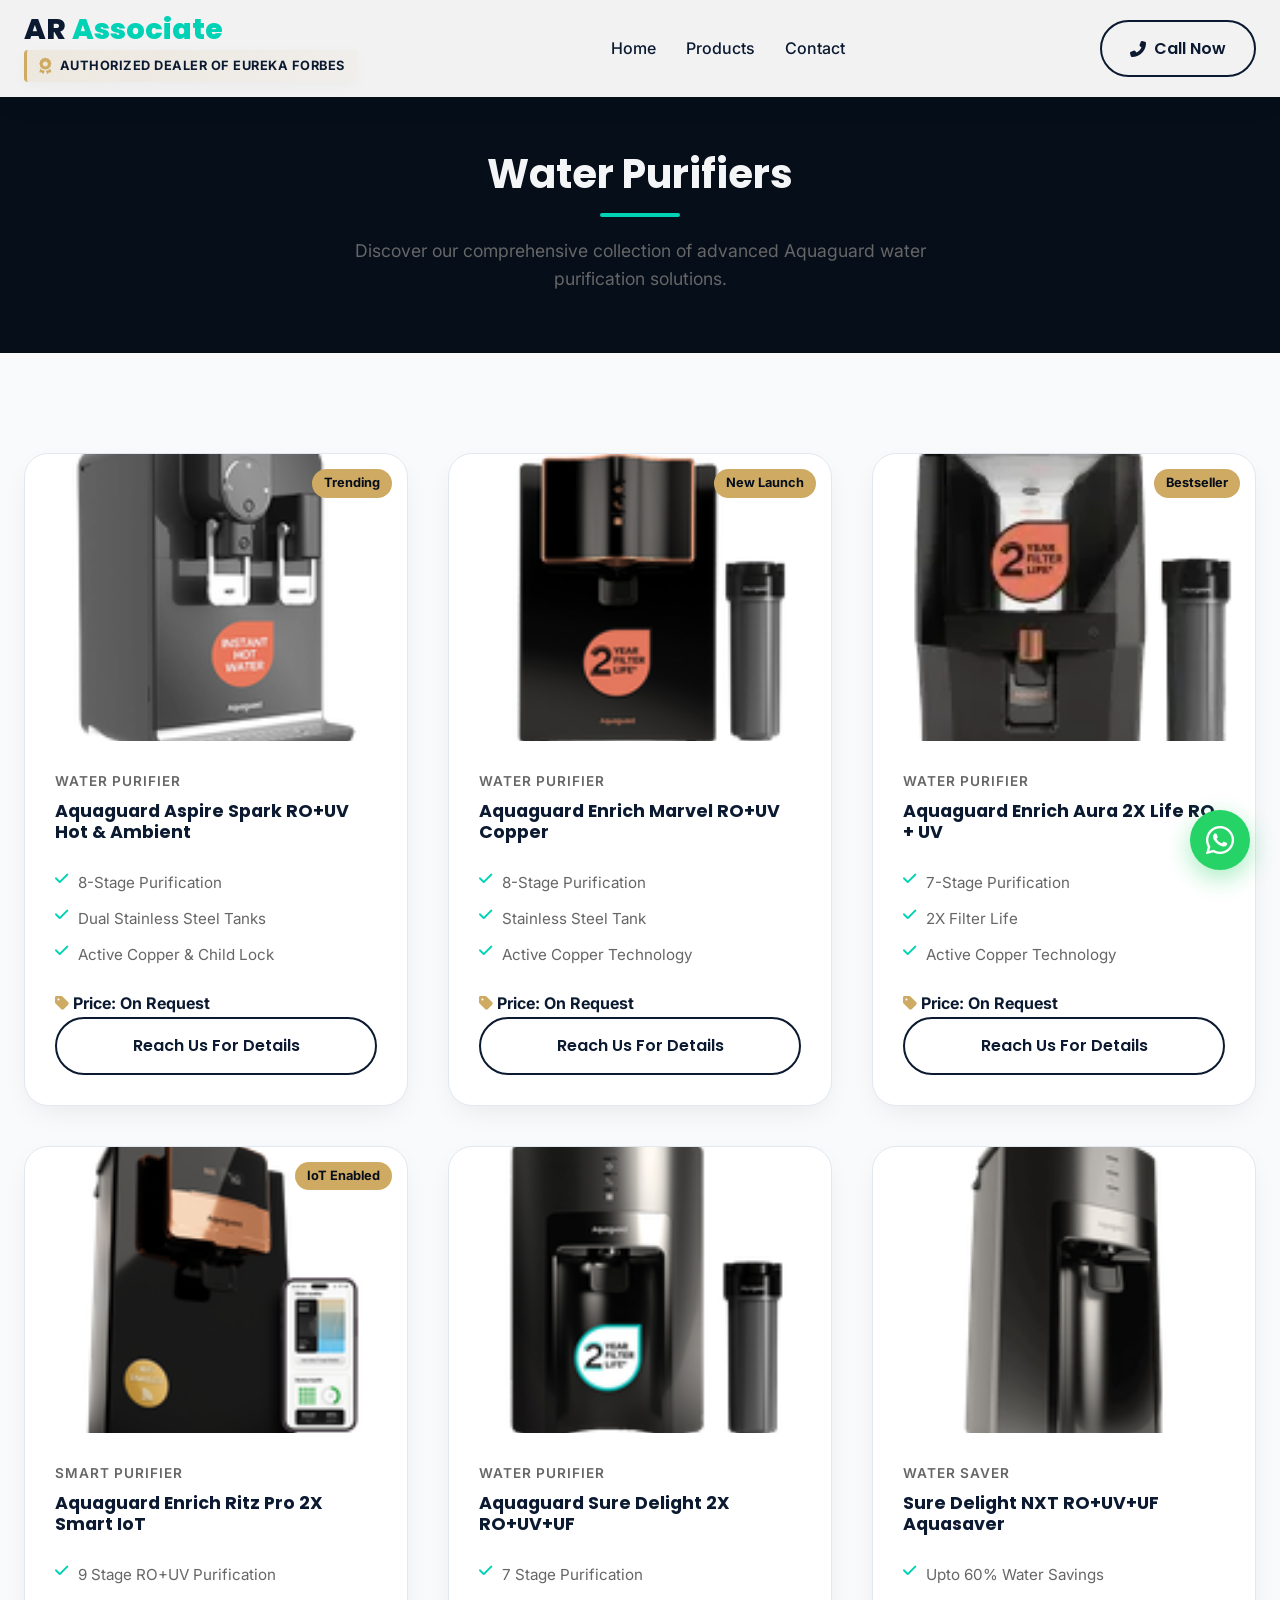
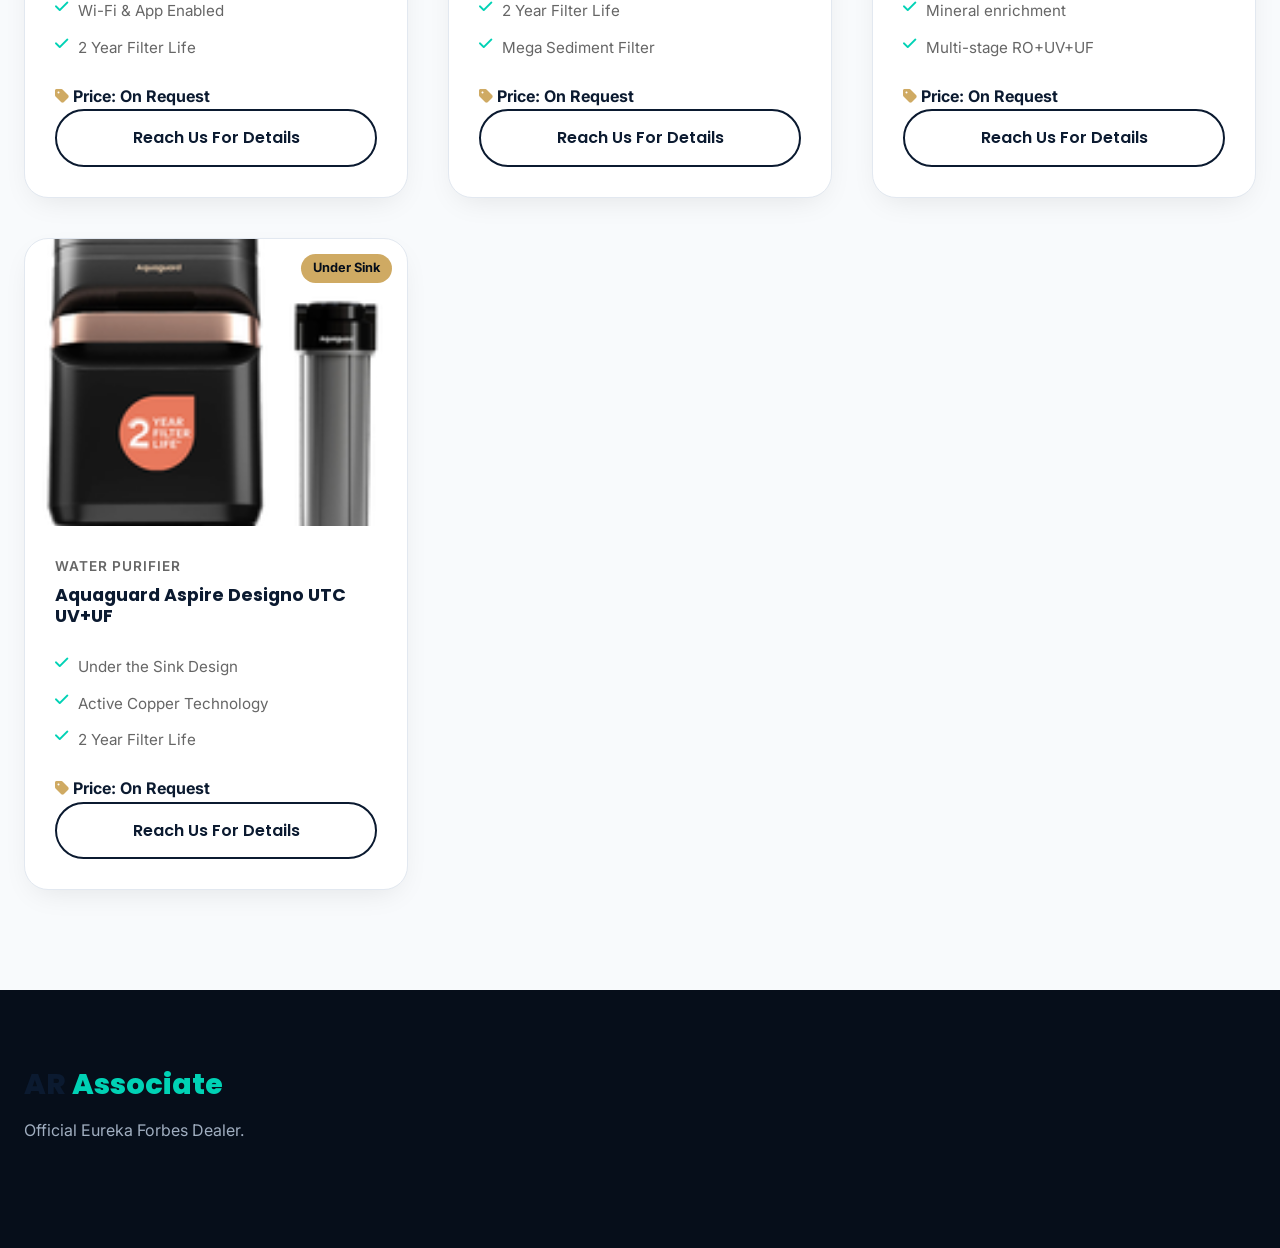
<file: water-purifiers.html>
<!DOCTYPE html>
<html lang="en">
<head>
    <meta charset="UTF-8">
    <meta name="viewport" content="width=device-width, initial-scale=1.0">
    <title>Water Purifiers | AR Associate Eureka Forbes</title>
    <link rel="preconnect" href="https://fonts.googleapis.com">
    <link rel="preconnect" href="https://fonts.gstatic.com" crossorigin>
    <link href="https://fonts.googleapis.com/css2?family=Poppins:wght@300;400;500;600;700;800&family=Inter:wght@400;500;600&display=swap" rel="stylesheet">
    <link rel="stylesheet" href="https://cdnjs.cloudflare.com/ajax/libs/font-awesome/6.4.0/css/all.min.css">
    <link rel="stylesheet" href="styles.css">
</head>
<body>
    <header class="header" id="header">
        <div class="container header-container">
            <div class="logo">
                <a href="index.html">
                    <span class="logo-text">AR <span class="accent">Associate</span></span>
                    <span class="logo-subtext" title="Official Eureka Forbes Partner"><i class="fas fa-award icon-gold"></i> Authorized Dealer of Eureka Forbes</span>
                </a>
            </div>
            <nav class="nav-menu" id="nav-menu">
                <ul class="nav-list">
                    <li><a href="index.html" class="nav-link">Home</a></li>
                    <li><a href="index.html#products" class="nav-link">Products</a></li>
                    <li><a href="index.html#contact" class="nav-link">Contact</a></li>
                </ul>
            </nav>
            <div class="header-cta">
                <a href="tel:+919842286594" class="btn btn-outline"><i class="fas fa-phone-alt"></i> Call Now</a>
            </div>
        </div>
    </header>

    <a href="https://wa.me/919842286594" class="floating-whatsapp" target="_blank" aria-label="Chat on WhatsApp">
        <i class="fab fa-whatsapp"></i>
    </a>

    <section class="page-title-section bg-dark text-white" style="padding: 150px 0 60px; text-align: center;">
        <div class="container">
            <h1 class="section-title text-white">Water Purifiers</h1>
            <div class="section-line mx-auto line-aqua"></div>
            <p class="section-desc text-gray-200">Discover our comprehensive collection of advanced Aquaguard water purification solutions.</p>
        </div>
    </section>

    <section class="vacuum-collection section-padding bg-light">
        <div class="container">
            <div class="product-grid">
                <!-- Product 1 -->
                <div class="product-card reveal">
                    <div class="product-img-wrapper">
                        <img src="assets/images/thumbnail_GWPDASRUS_00_B1_X_1_page_1_88e6b49180.jpg" alt="Aquaguard Aspire Spark" class="product-img">
                        <div class="product-badge">Trending</div>
                    </div>
                    <div class="product-info">
                        <div class="product-category">Water Purifier</div>
                        <h3 class="product-title" style="font-size: 1.1rem; min-height: 50px;">Aquaguard Aspire Spark RO+UV Hot & Ambient</h3>
                        <ul class="product-features">
                            <li><i class="fas fa-check text-aqua"></i> 8-Stage Purification</li>
                            <li><i class="fas fa-check text-aqua"></i> Dual Stainless Steel Tanks</li>
                            <li><i class="fas fa-check text-aqua"></i> Active Copper & Child Lock</li>
                        </ul>
                        <div class="mt-4 mb-2"><strong style="color: var(--primary-blue);"><i class="fas fa-tag text-gold"></i> Price: On Request</strong></div>
                        <a href="https://wa.me/919842286594" target="_blank" class="btn btn-outline btn-block">Reach Us For Details</a>
                    </div>
                </div>

                <!-- Product 2 -->
                <div class="product-card reveal delay-1">
                    <div class="product-img-wrapper">
                        <img src="assets/images/thumbnail_GWPDEMU_2_X00000_page_1_c01b5b37a4.jpg" alt="Enhich Marvel RO+UV" class="product-img">
                        <div class="product-badge">New Launch</div>
                    </div>
                    <div class="product-info">
                        <div class="product-category">Water Purifier</div>
                        <h3 class="product-title" style="font-size: 1.1rem; min-height: 50px;">Aquaguard Enrich Marvel RO+UV Copper</h3>
                        <ul class="product-features">
                            <li><i class="fas fa-check text-aqua"></i> 8-Stage Purification</li>
                            <li><i class="fas fa-check text-aqua"></i> Stainless Steel Tank</li>
                            <li><i class="fas fa-check text-aqua"></i> Active Copper Technology</li>
                        </ul>
                        <div class="mt-4 mb-2"><strong style="color: var(--primary-blue);"><i class="fas fa-tag text-gold"></i> Price: On Request</strong></div>
                        <a href="https://wa.me/919842286594" target="_blank" class="btn btn-outline btn-block">Reach Us For Details</a>
                    </div>
                </div>

                <!-- Product 3 -->
                <div class="product-card reveal delay-2">
                    <div class="product-img-wrapper">
                        <img src="assets/images/thumbnail_PDP_1_Edited_924cbd027f.jpg" alt="Enrich Aura 2X" class="product-img">
                        <div class="product-badge">Bestseller</div>
                    </div>
                    <div class="product-info">
                        <div class="product-category">Water Purifier</div>
                        <h3 class="product-title" style="font-size: 1.1rem; min-height: 50px;">Aquaguard Enrich Aura 2X Life RO + UV</h3>
                        <ul class="product-features">
                            <li><i class="fas fa-check text-aqua"></i> 7-Stage Purification</li>
                            <li><i class="fas fa-check text-aqua"></i> 2X Filter Life</li>
                            <li><i class="fas fa-check text-aqua"></i> Active Copper Technology</li>
                        </ul>
                        <div class="mt-4 mb-2"><strong style="color: var(--primary-blue);"><i class="fas fa-tag text-gold"></i> Price: On Request</strong></div>
                        <a href="https://wa.me/919842286594" target="_blank" class="btn btn-outline btn-block">Reach Us For Details</a>
                    </div>
                </div>

                <!-- Product 4 -->
                <div class="product-card reveal">
                    <div class="product-img-wrapper">
                        <img src="assets/images/thumbnail_PDP_1_SS_4338e1f183.jpg" alt="Ritz Pro 2X" class="product-img">
                        <div class="product-badge">IoT Enabled</div>
                    </div>
                    <div class="product-info">
                        <div class="product-category">Smart Purifier</div>
                        <h3 class="product-title" style="font-size: 1.1rem; min-height: 50px;">Aquaguard Enrich Ritz Pro 2X Smart IoT</h3>
                        <ul class="product-features">
                            <li><i class="fas fa-check text-aqua"></i> 9 Stage RO+UV Purification</li>
                            <li><i class="fas fa-check text-aqua"></i> Wi-Fi & App Enabled</li>
                            <li><i class="fas fa-check text-aqua"></i> 2 Year Filter Life</li>
                        </ul>
                        <div class="mt-4 mb-2"><strong style="color: var(--primary-blue);"><i class="fas fa-tag text-gold"></i> Price: On Request</strong></div>
                        <a href="https://wa.me/919842286594" target="_blank" class="btn btn-outline btn-block">Reach Us For Details</a>
                    </div>
                </div>

                <!-- Product 5 -->
                <div class="product-card reveal delay-1">
                    <div class="product-img-wrapper">
                        <img src="assets/images/thumbnail_GWPDDLT_2_X00_B00_86417093aa.png" alt="Sure Delight 2X" class="product-img">
                    </div>
                    <div class="product-info">
                        <div class="product-category">Water Purifier</div>
                        <h3 class="product-title" style="font-size: 1.1rem; min-height: 50px;">Aquaguard Sure Delight 2X RO+UV+UF</h3>
                        <ul class="product-features">
                            <li><i class="fas fa-check text-aqua"></i> 7 Stage Purification</li>
                            <li><i class="fas fa-check text-aqua"></i> 2 Year Filter Life</li>
                            <li><i class="fas fa-check text-aqua"></i> Mega Sediment Filter</li>
                        </ul>
                        <div class="mt-4 mb-2"><strong style="color: var(--primary-blue);"><i class="fas fa-tag text-gold"></i> Price: On Request</strong></div>
                        <a href="https://wa.me/919842286594" target="_blank" class="btn btn-outline btn-block">Reach Us For Details</a>
                    </div>
                </div>

                <!-- Product 6 -->
                <div class="product-card reveal delay-2">
                    <div class="product-img-wrapper">
                        <img src="assets/images/thumbnail_GWPDDLTSR_00000_1_977a911910.jpg" alt="Sure Delight NXT Aquasaver" class="product-img">
                    </div>
                    <div class="product-info">
                        <div class="product-category">Water Saver</div>
                        <h3 class="product-title" style="font-size: 1.1rem; min-height: 50px;">Sure Delight NXT RO+UV+UF Aquasaver</h3>
                        <ul class="product-features">
                            <li><i class="fas fa-check text-aqua"></i> Upto 60% Water Savings</li>
                            <li><i class="fas fa-check text-aqua"></i> Mineral enrichment</li>
                            <li><i class="fas fa-check text-aqua"></i> Multi-stage RO+UV+UF</li>
                        </ul>
                        <div class="mt-4 mb-2"><strong style="color: var(--primary-blue);"><i class="fas fa-tag text-gold"></i> Price: On Request</strong></div>
                        <a href="https://wa.me/919842286594" target="_blank" class="btn btn-outline btn-block">Reach Us For Details</a>
                    </div>
                </div>
                
                <!-- Product 7 -->
                <div class="product-card reveal">
                    <div class="product-img-wrapper">
                        <img src="assets/images/thumbnail_GWPDAD_2_XU_00000_545649a2f9.jpg" alt="Designo UTC" class="product-img">
                        <div class="product-badge">Under Sink</div>
                    </div>
                    <div class="product-info">
                        <div class="product-category">Water Purifier</div>
                        <h3 class="product-title" style="font-size: 1.1rem; min-height: 50px;">Aquaguard Aspire Designo UTC UV+UF</h3>
                        <ul class="product-features">
                            <li><i class="fas fa-check text-aqua"></i> Under the Sink Design</li>
                            <li><i class="fas fa-check text-aqua"></i> Active Copper Technology</li>
                            <li><i class="fas fa-check text-aqua"></i> 2 Year Filter Life</li>
                        </ul>
                        <div class="mt-4 mb-2"><strong style="color: var(--primary-blue);"><i class="fas fa-tag text-gold"></i> Price: On Request</strong></div>
                        <a href="https://wa.me/919842286594" target="_blank" class="btn btn-outline btn-block">Reach Us For Details</a>
                    </div>
                </div>
            </div>
        </div>
    </section>

    <!-- Footer -->
    <footer class="footer">
        <div class="container">
            <div class="footer-grid">
                <div class="footer-col brand-col">
                    <div class="logo mb-3"><span class="logo-text text-white">AR <span class="accent">Associate</span></span></div>
                    <p class="text-gray-400 mb-4">Official Eureka Forbes Dealer.</p>
                </div>
            </div>
        </div>
    </footer>
    <script src="script.js"></script>
</body>
</html>
</file>
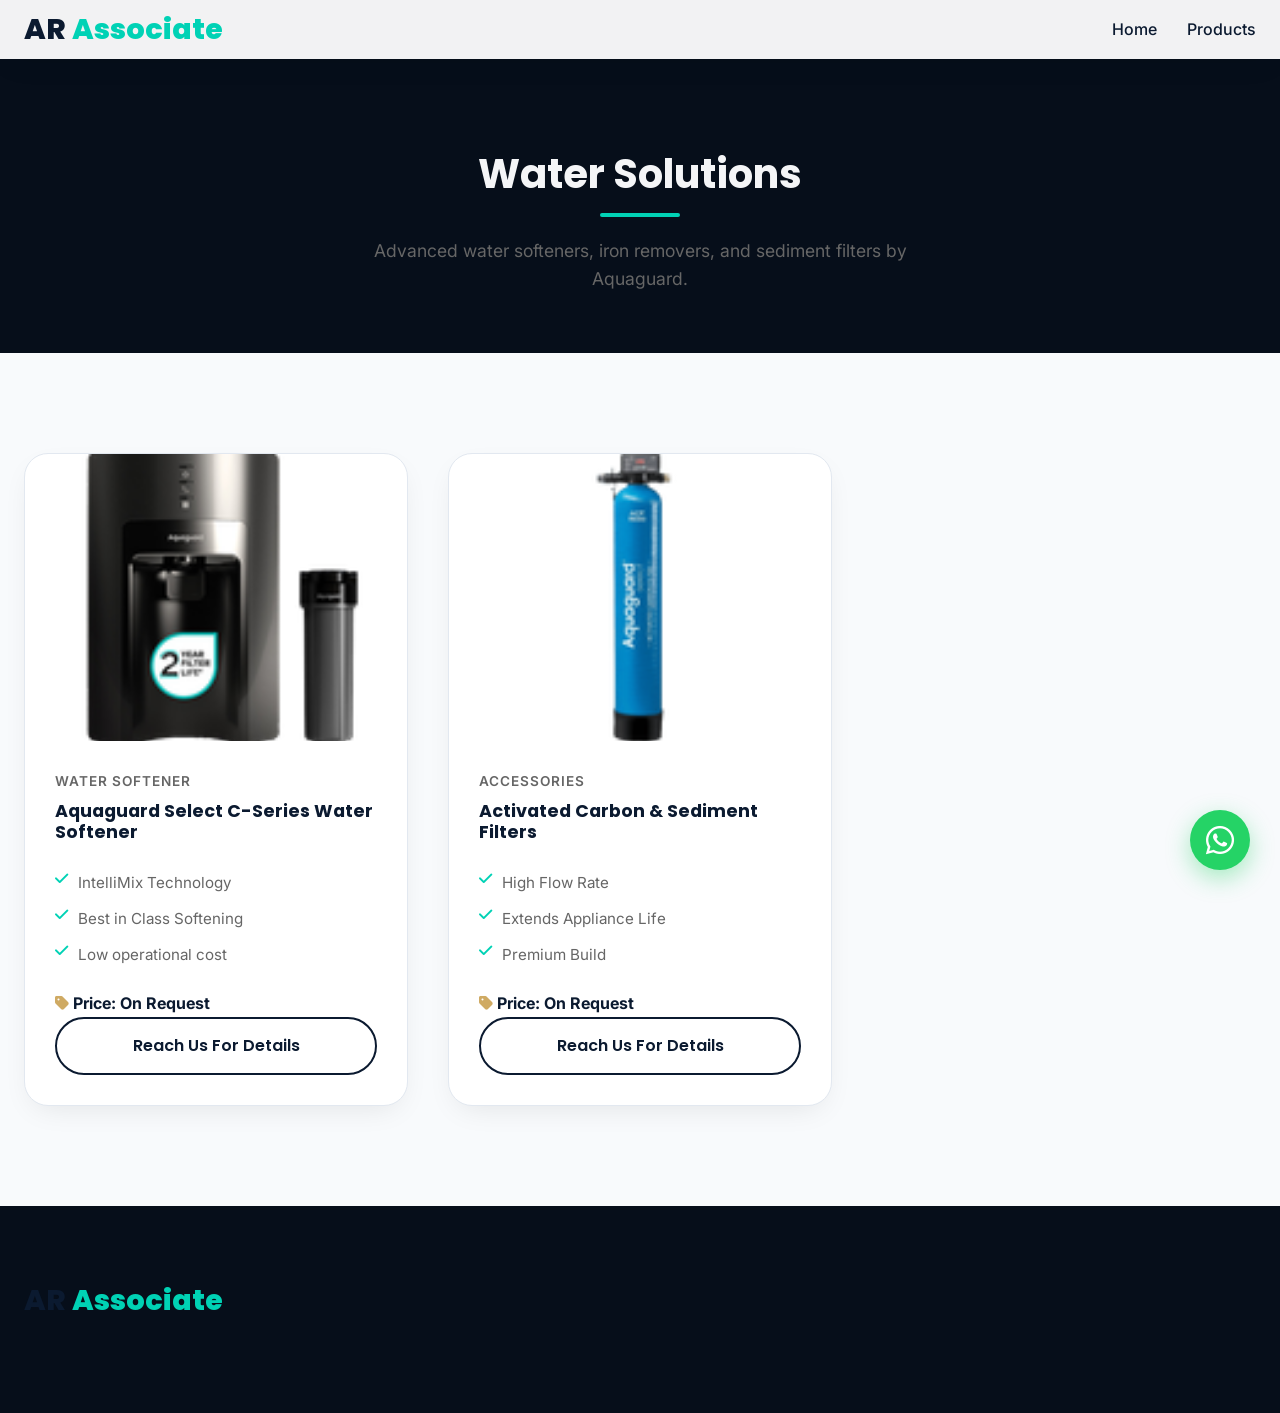
<file: water-solutions.html>
<!DOCTYPE html>
<html lang="en">
<head>
    <meta charset="UTF-8">
    <meta name="viewport" content="width=device-width, initial-scale=1.0">
    <title>Water Solutions | AR Associate Eureka Forbes</title>
    <link rel="preconnect" href="https://fonts.googleapis.com">
    <link rel="preconnect" href="https://fonts.gstatic.com" crossorigin>
    <link href="https://fonts.googleapis.com/css2?family=Poppins:wght@300;400;500;600;700;800&family=Inter:wght@400;500;600&display=swap" rel="stylesheet">
    <link rel="stylesheet" href="https://cdnjs.cloudflare.com/ajax/libs/font-awesome/6.4.0/css/all.min.css">
    <link rel="stylesheet" href="styles.css">
</head>
<body>
    <header class="header" id="header">
        <div class="container header-container">
            <div class="logo">
                <a href="index.html"><span class="logo-text">AR <span class="accent">Associate</span></span></a>
            </div>
            <nav class="nav-menu" id="nav-menu">
                <ul class="nav-list">
                    <li><a href="index.html" class="nav-link">Home</a></li>
                    <li><a href="index.html#products" class="nav-link">Products</a></li>
                </ul>
            </nav>
        </div>
    </header>

    <a href="https://wa.me/919842286594" class="floating-whatsapp" target="_blank"><i class="fab fa-whatsapp"></i></a>

    <section class="page-title-section bg-dark text-white" style="padding: 150px 0 60px; text-align: center;">
        <div class="container">
            <h1 class="section-title text-white">Water Solutions</h1>
            <div class="section-line mx-auto line-aqua"></div>
            <p class="section-desc text-gray-200">Advanced water softeners, iron removers, and sediment filters by Aquaguard.</p>
        </div>
    </section>

    <section class="vacuum-collection section-padding bg-light">
        <div class="container">
            <div class="product-grid">
                <!-- Product 1 -->
                <div class="product-card reveal">
                    <div class="product-img-wrapper">
                        <img src="assets/images/thumbnail_GWPDDLT_2_X00_B00_86417093aa.png" alt="Water Softener" class="product-img">
                    </div>
                    <div class="product-info">
                        <div class="product-category">Water Softener</div>
                        <h3 class="product-title" style="font-size: 1.1rem; min-height: 50px;">Aquaguard Select C-Series Water Softener</h3>
                        <ul class="product-features">
                            <li><i class="fas fa-check text-aqua"></i> IntelliMix Technology</li>
                            <li><i class="fas fa-check text-aqua"></i> Best in Class Softening</li>
                            <li><i class="fas fa-check text-aqua"></i> Low operational cost</li>
                        </ul>
                        <div class="mt-4 mb-2"><strong style="color: var(--primary-blue);"><i class="fas fa-tag text-gold"></i> Price: On Request</strong></div>
                        <a href="https://wa.me/919842286594" target="_blank" class="btn btn-outline btn-block">Reach Us For Details</a>
                    </div>
                </div>
                
                <!-- Product 2 -->
                <div class="product-card reveal delay-1">
                    <div class="product-img-wrapper">
                        <img src="assets/images/thumbnail_CARBON_FILTER_f0a981fab7.png" alt="Filters" class="product-img">
                    </div>
                    <div class="product-info">
                        <div class="product-category">Accessories</div>
                        <h3 class="product-title" style="font-size: 1.1rem; min-height: 50px;">Activated Carbon & Sediment Filters</h3>
                        <ul class="product-features">
                            <li><i class="fas fa-check text-aqua"></i> High Flow Rate</li>
                            <li><i class="fas fa-check text-aqua"></i> Extends Appliance Life</li>
                            <li><i class="fas fa-check text-aqua"></i> Premium Build</li>
                        </ul>
                        <div class="mt-4 mb-2"><strong style="color: var(--primary-blue);"><i class="fas fa-tag text-gold"></i> Price: On Request</strong></div>
                        <a href="https://wa.me/919842286594" target="_blank" class="btn btn-outline btn-block">Reach Us For Details</a>
                    </div>
                </div>
            </div>
        </div>
    </section>

    <!-- Footer -->
    <footer class="footer"><div class="container"><div class="footer-grid"><div class="footer-col brand-col"><div class="logo mb-3"><span class="logo-text text-white">AR <span class="accent">Associate</span></span></div></div></div></div></footer>
    <script src="script.js"></script>
</body>
</html>
</file>
<file: styles.css>
/*===========================
   BASE STYLES & VARIABLES 
===========================*/
:root {
    /* Colors */
    --primary-blue: #0b1a30; /* Deep Navy Blue */
    --primary-dark: #060e1a; /* Darker Navy */
    --primary-light: #163057; /* Lighter Navy */
    --secondary-teal: #00d2b5; /* Aqua / Teal */
    --secondary-dark: #00a48e; /* Darker Aqua */
    --accent-gold: #cfaa63; /* Soft Gold */
    --text-main: #333333;
    --text-muted: #666666;
    --text-light: #f4f5f7; /* Light Grey */
    --bg-light: #f8fafc;
    --bg-white: #ffffff;
    --border-color: #e2e8f0;

    /* Typography */
    --font-heading: 'Poppins', sans-serif;
    --font-body: 'Inter', sans-serif;

    /* Styling */
    --shadow-soft: 0 10px 30px -10px rgba(0, 0, 0, 0.1);
    --shadow-hover: 0 20px 40px -15px rgba(0, 0, 0, 0.15);
    --radius-md: 12px;
    --radius-lg: 24px;
    --radius-full: 9999px;
    --transition: all 0.3s cubic-bezier(0.25, 0.8, 0.25, 1);
}

* {
    margin: 0;
    padding: 0;
    box-sizing: border-box;
}

html {
    scroll-behavior: smooth;
}

body {
    font-family: var(--font-body);
    font-size: 16px;
    line-height: 1.6;
    color: var(--text-main);
    background-color: var(--bg-white);
    overflow-x: hidden;
}

h1, h2, h3, h4, h5, h6 {
    font-family: var(--font-heading);
    font-weight: 700;
    line-height: 1.2;
    color: var(--primary-blue);
}

a {
    text-decoration: none;
    color: inherit;
    transition: var(--transition);
}

ul {
    list-style: none;
}

img {
    max-width: 100%;
    height: auto;
    display: block;
}

.container {
    width: 100%;
    max-width: 1280px;
    margin: 0 auto;
    padding: 0 24px;
}

.section-padding {
    padding: 100px 0;
}

.bg-light { background-color: var(--bg-light); }
.bg-dark { background-color: var(--primary-dark); }
.text-white { color: var(--text-light); }
.text-aqua { color: var(--secondary-teal); }
.text-gold { color: var(--accent-gold); }
.text-gray-400 { color: #a0aec0; }
.text-gray-200 { color: #e2e8f0; }

.mb-3 { margin-bottom: 1rem; }
.mb-4 { margin-bottom: 1.5rem; }
.mt-4 { margin-top: 1.5rem; }
.mt-5 { margin-top: 3rem; }
.text-center { text-align: center; }
.mx-auto { margin-left: auto; margin-right: auto; }
.relative { position: relative; }
.z-10 { z-index: 10; }

/*===========================
   TYPOGRAPHY & HEADINGS 
===========================*/
.section-header {
    margin-bottom: 50px;
    text-align: center;
}

.section-title {
    font-size: 2.5rem;
    margin-bottom: 15px;
    position: relative;
    display: inline-block;
}

.section-line {
    width: 80px;
    height: 4px;
    background-color: var(--secondary-teal);
    border-radius: var(--radius-full);
}

.line-aqua {
    background-color: var(--secondary-teal);
}

.section-desc {
    max-width: 600px;
    margin: 20px auto 0;
    color: var(--text-muted);
    font-size: 1.1rem;
}

/*===========================
   BUTTONS
===========================*/
.btn {
    display: inline-flex;
    align-items: center;
    justify-content: center;
    padding: 14px 28px;
    font-family: var(--font-heading);
    font-weight: 600;
    font-size: 1rem;
    border-radius: var(--radius-full);
    cursor: pointer;
    border: 2px solid transparent;
    transition: var(--transition);
    gap: 8px;
    white-space: nowrap;
}

.btn-lg {
    padding: 16px 36px;
    font-size: 1.1rem;
}

.btn-block {
    display: flex;
    width: 100%;
}

.btn-primary {
    background-color: var(--primary-blue);
    color: var(--bg-white);
}

.btn-primary:hover {
    background-color: var(--primary-light);
    transform: translateY(-3px);
    box-shadow: var(--shadow-hover);
}

.btn-secondary {
    background-color: #25D366; /* WhatsApp Color */
    color: white;
}

.btn-secondary:hover {
    background-color: #1ebe5d;
    transform: translateY(-3px);
    box-shadow: 0 10px 20px rgba(37, 211, 102, 0.3);
}

.btn-outline {
    background-color: transparent;
    border-color: var(--primary-blue);
    color: var(--primary-blue);
}

.btn-outline:hover {
    background-color: var(--primary-blue);
    color: var(--bg-white);
}

.dark-btn.btn-outline {
    border-color: var(--bg-white);
    color: var(--bg-white);
}

.dark-btn.btn-outline:hover {
    background-color: var(--bg-white);
    color: var(--primary-blue);
}

/* Floating WhatsApp */
.floating-whatsapp {
    position: fixed;
    bottom: 30px;
    right: 30px;
    width: 60px;
    height: 60px;
    background-color: #25D366;
    color: white;
    border-radius: 50%;
    display: flex;
    align-items: center;
    justify-content: center;
    font-size: 32px;
    box-shadow: 0 8px 25px rgba(37, 211, 102, 0.4);
    z-index: 999;
    transition: var(--transition);
    animation: bounce 2s infinite;
}

.floating-whatsapp:hover {
    transform: scale(1.1);
    box-shadow: 0 12px 30px rgba(37, 211, 102, 0.5);
    animation-play-state: paused;
}

@keyframes bounce {
    0%, 20%, 50%, 80%, 100% { transform: translateY(0); }
    40% { transform: translateY(-15px); }
    60% { transform: translateY(-7px); }
}

/*===========================
   HEADER & NAVIGATION
===========================*/
.header {
    position: fixed;
    top: 0;
    left: 0;
    width: 100%;
    background-color: rgba(255, 255, 255, 0.95);
    backdrop-filter: blur(10px);
    -webkit-backdrop-filter: blur(10px);
    box-shadow: var(--shadow-soft);
    z-index: 1000;
    transition: var(--transition);
    padding: 15px 0;
}

.header.scrolled {
    padding: 10px 0;
}

.header-container {
    display: flex;
    justify-content: space-between;
    align-items: center;
}

.logo a {
    display: flex;
    flex-direction: column;
}

.logo-text {
    font-family: var(--font-heading);
    font-weight: 800;
    font-size: 1.8rem;
    color: var(--primary-blue);
    line-height: 1;
}

.logo-text .accent {
    color: var(--secondary-teal);
}

.logo-subtext {
    font-size: 0.8rem;
    color: var(--primary-blue);
    font-weight: 700;
    letter-spacing: 0.5px;
    margin-top: 6px;
    padding: 6px 12px;
    background: linear-gradient(135deg, rgba(207, 170, 99, 0.15) 0%, rgba(207, 170, 99, 0.05) 100%);
    border-left: 3px solid var(--accent-gold);
    border-radius: 4px;
    display: inline-flex;
    align-items: center;
    gap: 8px;
    text-transform: uppercase;
    box-shadow: 0 4px 15px rgba(0,0,0,0.03);
    white-space: nowrap;
    transition: var(--transition);
}

.logo-subtext:hover {
    background: linear-gradient(135deg, rgba(207, 170, 99, 0.25) 0%, rgba(207, 170, 99, 0.1) 100%);
    transform: translateX(3px);
}

.icon-gold {
    color: var(--accent-gold);
    font-size: 1rem;
}

.nav-list {
    display: flex;
    gap: 30px;
}

.nav-link {
    font-weight: 500;
    color: var(--primary-blue);
    position: relative;
    padding-bottom: 5px;
}

.nav-link::after {
    content: '';
    position: absolute;
    bottom: 0;
    left: 0;
    width: 0;
    height: 2px;
    background-color: var(--secondary-teal);
    transition: var(--transition);
}

.nav-link:hover::after,
.nav-link.active::after {
    width: 100%;
}

.mobile-toggle {
    display: none;
    font-size: 1.5rem;
    color: var(--primary-blue);
    cursor: pointer;
}

/*===========================
   HERO SECTION
===========================*/
.hero {
    position: relative;
    min-height: 100vh;
    display: flex;
    align-items: center;
    padding: 120px 0 60px;
    background: linear-gradient(135deg, var(--bg-light) 0%, #e2e8f0 100%);
    overflow: hidden;
}

.hero-overlay {
    position: absolute;
    top: -20%;
    right: -10%;
    width: 60%;
    height: 140%;
    background: var(--primary-blue);
    border-radius: 50px;
    transform: rotate(15deg);
    opacity: 0.03;
    z-index: 0;
}

.hero-container {
    display: grid;
    grid-template-columns: 1fr 1fr;
    gap: 60px;
    align-items: center;
    position: relative;
    z-index: 1;
}

.badge {
    display: inline-block;
    padding: 6px 16px;
    background-color: rgba(0, 210, 181, 0.1);
    color: var(--secondary-dark);
    font-weight: 600;
    font-size: 0.9rem;
    border-radius: var(--radius-full);
    margin-bottom: 24px;
    border: 1px solid rgba(0, 210, 181, 0.3);
}

.hero-title {
    font-size: 3.5rem;
    line-height: 1.1;
    margin-bottom: 24px;
    color: var(--primary-blue);
}

.hero-title .highlight {
    color: var(--secondary-teal);
}

.hero-subtitle {
    font-size: 1.2rem;
    color: var(--text-muted);
    margin-bottom: 40px;
    max-width: 500px;
}

.hero-buttons {
    display: flex;
    gap: 16px;
    flex-wrap: wrap;
}

/* Hero Visual & Product Showcase */
.product-showcase {
    position: relative;
    width: 100%;
    border-radius: var(--radius-lg);
    z-index: 1;
}

.glow-effect {
    position: absolute;
    top: 50%;
    left: 50%;
    transform: translate(-50%, -50%);
    width: 80%;
    height: 80%;
    background: radial-gradient(circle, var(--secondary-teal) 0%, transparent 70%);
    opacity: 0.2;
    filter: blur(40px);
    z-index: -1;
}

.hero-img {
    border-radius: var(--radius-lg);
    box-shadow: var(--shadow-hover);
    object-fit: cover;
    aspect-ratio: 4/5;
    position: relative;
    z-index: 2;
}

.floating-card {
    position: absolute;
    background: rgba(255, 255, 255, 0.9);
    backdrop-filter: blur(10px);
    padding: 12px 20px;
    border-radius: var(--radius-full);
    display: flex;
    align-items: center;
    gap: 10px;
    font-weight: 600;
    box-shadow: var(--shadow-soft);
    z-index: 3;
    animation: float 4s ease-in-out infinite;
}

.top-left {
    top: 10%;
    left: -10%;
    animation-delay: 0s;
}

.bottom-right {
    bottom: 15%;
    right: -5%;
    animation-delay: 2s;
}

@keyframes float {
    0%, 100% { transform: translateY(0); }
    50% { transform: translateY(-15px); }
}

/*===========================
   TRUST SECTION
===========================*/
.trust-grid {
    display: grid;
    grid-template-columns: repeat(4, 1fr);
    gap: 30px;
}

.trust-item {
    background: var(--bg-white);
    padding: 30px 20px;
    border-radius: var(--radius-lg);
    text-align: center;
    box-shadow: var(--shadow-soft);
    transition: var(--transition);
    border: 1px solid var(--border-color);
}

.trust-item:hover {
    transform: translateY(-10px);
    box-shadow: var(--shadow-hover);
    border-color: var(--secondary-teal);
}

.trust-icon {
    width: 60px;
    height: 60px;
    background: rgba(0, 210, 181, 0.1);
    color: var(--secondary-dark);
    border-radius: 50%;
    display: flex;
    align-items: center;
    justify-content: center;
    font-size: 24px;
    margin: 0 auto 20px;
    transition: var(--transition);
}

.trust-item:hover .trust-icon {
    background: var(--secondary-teal);
    color: var(--bg-white);
}

.trust-item h3 {
    font-size: 1.1rem;
    margin-bottom: 10px;
}

.trust-item p {
    font-size: 0.9rem;
    color: var(--text-muted);
}

/*===========================
   PRODUCTS SECTION
===========================*/
.product-grid {
    display: grid;
    grid-template-columns: repeat(3, 1fr);
    gap: 40px;
}

.product-card {
    background: var(--bg-white);
    border-radius: var(--radius-lg);
    overflow: hidden;
    box-shadow: var(--shadow-soft);
    transition: var(--transition);
    border: 1px solid var(--border-color);
}

.product-card:hover {
    transform: translateY(-10px);
    box-shadow: var(--shadow-hover);
}

.product-img-wrapper {
    position: relative;
    overflow: hidden;
    padding-top: 75%; /* 4:3 Aspect Ratio */
}

.product-img {
    position: absolute;
    top: 0;
    left: 0;
    width: 100%;
    height: 100%;
    object-fit: cover;
    transition: transform 0.5s ease;
}

.product-card:hover .product-img {
    transform: scale(1.05);
}

.product-badge {
    position: absolute;
    top: 15px;
    right: 15px;
    background: var(--accent-gold);
    color: var(--primary-dark);
    padding: 4px 12px;
    font-size: 0.8rem;
    font-weight: 700;
    border-radius: var(--radius-full);
}

.product-info {
    padding: 30px;
}

.product-category {
    font-size: 0.85rem;
    color: var(--text-muted);
    text-transform: uppercase;
    letter-spacing: 1px;
    font-weight: 600;
    margin-bottom: 8px;
}

.product-title {
    font-size: 1.4rem;
    margin-bottom: 20px;
}

.product-features {
    display: flex;
    flex-direction: column;
    gap: 12px;
}

.product-features li {
    display: flex;
    align-items: flex-start;
    gap: 10px;
    font-size: 0.95rem;
    color: var(--text-muted);
}

/*===========================
   FEATURES SECTION
===========================*/
.container-features {
    display: grid;
    grid-template-columns: 1fr 1fr;
    gap: 60px;
    align-items: center;
}

.tech-circle-container {
    position: relative;
    width: 100%;
    max-width: 400px;
    aspect-ratio: 1;
    margin: 0 auto;
    display: flex;
    align-items: center;
    justify-content: center;
}

.tech-circle {
    position: absolute;
    border-radius: 50%;
    border: 1px solid rgba(100, 255, 218, 0.2);
}

.outer-circle {
    width: 100%;
    height: 100%;
    border-style: dashed;
    animation: spin 30s linear infinite;
}

.middle-circle {
    width: 75%;
    height: 75%;
    border: 2px solid rgba(100, 255, 218, 0.4);
    animation: spin-reverse 20s linear infinite;
}

.inner-circle {
    width: 45%;
    height: 45%;
    background: rgba(0, 210, 181, 0.1);
    box-shadow: 0 0 40px rgba(0, 210, 181, 0.3);
}

.pulse-animation {
    animation: pulse 2s infinite;
}

.tech-icon-center {
    position: absolute;
    font-size: 3rem;
    color: var(--secondary-teal);
}

@keyframes spin {
    0% { transform: rotate(0deg); }
    100% { transform: rotate(360deg); }
}

@keyframes spin-reverse {
    0% { transform: rotate(360deg); }
    100% { transform: rotate(0deg); }
}

@keyframes pulse {
    0% { transform: scale(1); box-shadow: 0 0 20px rgba(0, 210, 181, 0.4); }
    50% { transform: scale(1.05); box-shadow: 0 0 50px rgba(0, 210, 181, 0.6); }
    100% { transform: scale(1); box-shadow: 0 0 20px rgba(0, 210, 181, 0.4); }
}

.feature-list {
    display: grid;
    grid-template-columns: 1fr;
    gap: 24px;
    margin-top: 30px;
}

.feature-item {
    display: flex;
    gap: 20px;
    align-items: flex-start;
    padding: 20px;
    background: rgba(255, 255, 255, 0.05);
    border-radius: var(--radius-md);
    border: 1px solid rgba(255, 255, 255, 0.1);
    transition: var(--transition);
}

.feature-item:hover {
    background: rgba(255, 255, 255, 0.08);
    border-color: var(--secondary-teal);
    transform: translateX(10px);
}

.feature-icon {
    font-size: 1.5rem;
    color: var(--secondary-teal);
    background: rgba(0, 210, 181, 0.1);
    padding: 12px;
    border-radius: 50%;
    display: flex;
    align-items: center;
    justify-content: center;
}

.feature-text h4 {
    color: var(--bg-white);
    margin-bottom: 5px;
    font-size: 1.1rem;
}

.feature-text p {
    color: var(--text-gray-400);
    font-size: 0.9rem;
    margin: 0;
}

/*===========================
   SERVICES SECTION
===========================*/
.services-grid {
    display: grid;
    grid-template-columns: repeat(4, 1fr);
    gap: 30px;
}

.service-card {
    background: var(--bg-white);
    padding: 40px 30px;
    border-radius: var(--radius-lg);
    text-align: center;
    box-shadow: var(--shadow-soft);
    transition: var(--transition);
    border-bottom: 4px solid transparent;
}

.service-card:hover {
    transform: translateY(-10px);
    box-shadow: var(--shadow-hover);
    border-bottom-color: var(--secondary-teal);
}

.service-icon-wrapper {
    width: 80px;
    height: 80px;
    background: linear-gradient(135deg, rgba(0, 210, 181, 0.2) 0%, rgba(0, 164, 142, 0.1) 100%);
    border-radius: 50%;
    display: flex;
    align-items: center;
    justify-content: center;
    margin: 0 auto 24px;
    font-size: 2rem;
    color: var(--secondary-dark);
}

.service-card h3 {
    font-size: 1.25rem;
    margin-bottom: 15px;
}

.service-card p {
    color: var(--text-muted);
    font-size: 0.95rem;
}

/*===========================
   WHY CHOOSE US
===========================*/
.why-choose-us {
    position: relative;
    background-image: url('https://images.unsplash.com/photo-1556910103-1c02745aae4d?auto=format&fit=crop&q=80&w=1920');
    background-size: cover;
    background-attachment: fixed;
    background-position: center;
}

.overlay {
    position: absolute;
    inset: 0;
    background: linear-gradient(to right, rgba(6, 14, 26, 0.95) 0%, rgba(6, 14, 26, 0.8) 100%);
}

.row.align-center {
    display: flex;
    flex-wrap: wrap;
    align-items: center;
    gap: 40px;
}

.col-md-6 {
    flex: 1 1 45%;
}

.text-3xl { font-size: 2.5rem; }
.font-bold { font-weight: 700; }

.check-list {
    display: flex;
    flex-direction: column;
    gap: 15px;
}

.check-list li {
    display: flex;
    align-items: center;
    gap: 12px;
    font-size: 1.05rem;
}

.check-list i {
    color: var(--secondary-teal);
    font-size: 1.2rem;
}

.stats-grid {
    display: grid;
    grid-template-columns: repeat(2, 1fr);
    gap: 20px;
}

.stat-box {
    background: rgba(255, 255, 255, 0.1);
    backdrop-filter: blur(10px);
    border: 1px solid rgba(255, 255, 255, 0.2);
    padding: 30px 20px;
    border-radius: var(--radius-md);
    text-align: center;
    transition: var(--transition);
}

.stat-box:hover {
    background: rgba(255, 255, 255, 0.15);
    transform: translateY(-5px);
}

.stat-number {
    font-size: 2.5rem;
    color: var(--accent-gold);
    margin-bottom: 5px;
}

/*===========================
   TESTIMONIALS
===========================*/
.testimonial-grid {
    display: grid;
    grid-template-columns: repeat(3, 1fr);
    gap: 30px;
}

.testimonial-card {
    background: var(--bg-white);
    padding: 40px 30px;
    border-radius: var(--radius-lg);
    box-shadow: var(--shadow-soft);
    position: relative;
    border: 1px solid var(--border-color);
}

.quote-icon {
    font-size: 2rem;
    color: rgba(0, 210, 181, 0.2);
    position: absolute;
    top: 30px;
    right: 30px;
}

.testimonial-text {
    font-size: 1.05rem;
    font-style: italic;
    color: var(--text-muted);
    margin-bottom: 30px;
    position: relative;
    z-index: 1;
}

.testimonial-author {
    display: flex;
    align-items: center;
    gap: 15px;
}

.author-avatar {
    font-size: 3rem;
    color: var(--primary-light);
}

.author-info h4 {
    font-size: 1.1rem;
    margin-bottom: 5px;
}

.stars {
    font-size: 0.85rem;
    display: flex;
    gap: 2px;
}

/*===========================
   LOCATION & CTA
===========================*/
.location-cta {
    display: grid;
    grid-template-columns: 1fr 1fr;
    min-height: 500px;
}

.location-map iframe {
    width: 100%;
    height: 100%;
    min-height: 400px;
}

.cta-content {
    background: var(--primary-blue);
    padding: 60px 5%;
    display: flex;
    align-items: center;
    justify-content: center;
    color: var(--bg-white);
}

.cta-inner {
    max-width: 500px;
}

.cta-inner h2 {
    color: var(--bg-white);
    font-size: 2.2rem;
    margin-bottom: 15px;
}

.cta-inner p {
    color: var(--text-gray-200);
    font-size: 1.1rem;
}

.contact-item {
    display: flex;
    gap: 15px;
    margin-bottom: 20px;
    align-items: flex-start;
}

.contact-item i {
    font-size: 1.5rem;
    color: var(--secondary-teal);
    margin-top: 5px;
}

.contact-item a {
    color: var(--bg-white);
}

.contact-item a:hover {
    color: var(--secondary-teal);
}

.cta-buttons {
    display: flex;
    gap: 15px;
    flex-wrap: wrap;
}

/*===========================
   FOOTER
===========================*/
.footer {
    background-color: var(--primary-dark);
    color: var(--text-gray-400);
    padding: 80px 0 20px;
    position: relative;
}

.footer-grid {
    display: grid;
    grid-template-columns: 2fr 1fr 1fr 1.5fr;
    gap: 40px;
    margin-bottom: 60px;
}

.footer-col h3 {
    color: var(--bg-white);
    font-size: 1.2rem;
    margin-bottom: 25px;
    position: relative;
    display: inline-block;
}

.footer-col h3::after {
    content: '';
    position: absolute;
    bottom: -8px;
    left: 0;
    width: 30px;
    height: 2px;
    background-color: var(--secondary-teal);
}

.social-links {
    display: flex;
    gap: 15px;
}

.social-links a {
    display: flex;
    align-items: center;
    justify-content: center;
    width: 40px;
    height: 40px;
    border-radius: 50%;
    background: rgba(255, 255, 255, 0.1);
    color: var(--bg-white);
    transition: var(--transition);
}

.social-links a:hover {
    background: var(--secondary-teal);
    transform: translateY(-3px);
}

.footer-links {
    display: flex;
    flex-direction: column;
    gap: 12px;
}

.footer-links a:hover {
    color: var(--secondary-teal);
    padding-left: 5px;
}

.footer-hours, .footer-contact {
    display: flex;
    flex-direction: column;
    gap: 15px;
}

.footer-hours span {
    font-weight: 600;
    color: var(--text-gray-200);
    display: inline-block;
    width: 80px;
}

.footer-contact li {
    display: flex;
    gap: 15px;
    align-items: flex-start;
}

.footer-contact i {
    margin-top: 5px;
}

.footer-bottom {
    text-align: center;
    padding-top: 30px;
    border-top: 1px solid rgba(255, 255, 255, 0.1);
    font-size: 0.9rem;
}

/*===========================
   ANIMATIONS
===========================*/
.fade-in-up {
    opacity: 0;
    transform: translateY(30px);
    animation: fadeInUp 0.8s ease forwards;
}

.fade-in {
    opacity: 0;
    animation: fadeIn 1s ease forwards;
}

.reveal {
    opacity: 0;
    transform: translateY(30px);
    transition: all 0.8s ease-out;
}

.reveal.active {
    opacity: 1;
    transform: translateY(0);
}

.delay-1 { transition-delay: 0.1s; animation-delay: 0.1s;}
.delay-2 { transition-delay: 0.2s; animation-delay: 0.2s;}
.delay-3 { transition-delay: 0.3s; animation-delay: 0.3s;}

@keyframes fadeInUp {
    to {
        opacity: 1;
        transform: translateY(0);
    }
}

@keyframes fadeIn {
    to { opacity: 1; }
}

/*===========================
   MEDIA QUERIES
===========================*/
@media (max-width: 1024px) {
    .trust-grid, .services-grid, .stats-grid {
        grid-template-columns: repeat(2, 1fr);
    }
    
    .product-grid {
        grid-template-columns: repeat(2, 1fr);
    }
    
    .hero-title {
        font-size: 3rem;
    }
    
    .footer-grid {
        grid-template-columns: repeat(2, 1fr);
    }
}

@media (max-width: 768px) {
    .header-cta {
        display: none;
    }
    
    .mobile-toggle {
        display: block;
    }
    
    .nav-menu {
        position: fixed;
        top: 70px;
        left: -100%;
        width: 100%;
        background: var(--bg-white);
        box-shadow: 0 10px 10px rgba(0,0,0,0.1);
        transition: 0.4s;
        padding: 20px 0;
    }
    
    .nav-menu.active {
        left: 0;
    }
    
    .nav-list {
        flex-direction: column;
        align-items: center;
        gap: 20px;
    }
    
    .hero-container {
        grid-template-columns: 1fr;
        padding-top: 50px;
    }
    
    .hero-img {
        aspect-ratio: 16/9;
    }
    
    .hero-title {
        font-size: 2.5rem;
    }
    
    .container-features {
        grid-template-columns: 1fr;
    }
    
    .tech-circle-container {
        margin-bottom: 40px;
    }
    
    .col-md-6 {
        flex: 1 1 100%;
    }
    
    .testimonial-grid {
        grid-template-columns: 1fr;
    }
    
    .location-cta {
        grid-template-columns: 1fr;
    }
    
    .cta-content {
        padding: 50px 20px;
    }
    
    .section-padding {
        padding: 60px 0;
    }
}

@media (max-width: 480px) {
    .trust-grid, .services-grid, .product-grid, .stats-grid, .footer-grid {
        grid-template-columns: 1fr;
    }
    
    .hero-title {
        font-size: 2rem;
    }
    
    .section-title {
        font-size: 2rem;
    }
    
    .floating-card {
        padding: 8px 12px;
        font-size: 0.8rem;
    }
    
    .top-left { left: 0; }
    .bottom-right { right: 0; }
    
    .logo-text { font-size: 1.5rem; }
    .logo-subtext { 
        font-size: 0.7rem; 
        white-space: normal; 
        line-height: 1.3; 
        padding: 4px 8px;
        margin-top: 4px;
        letter-spacing: 0px; 
    }
}
</file>
